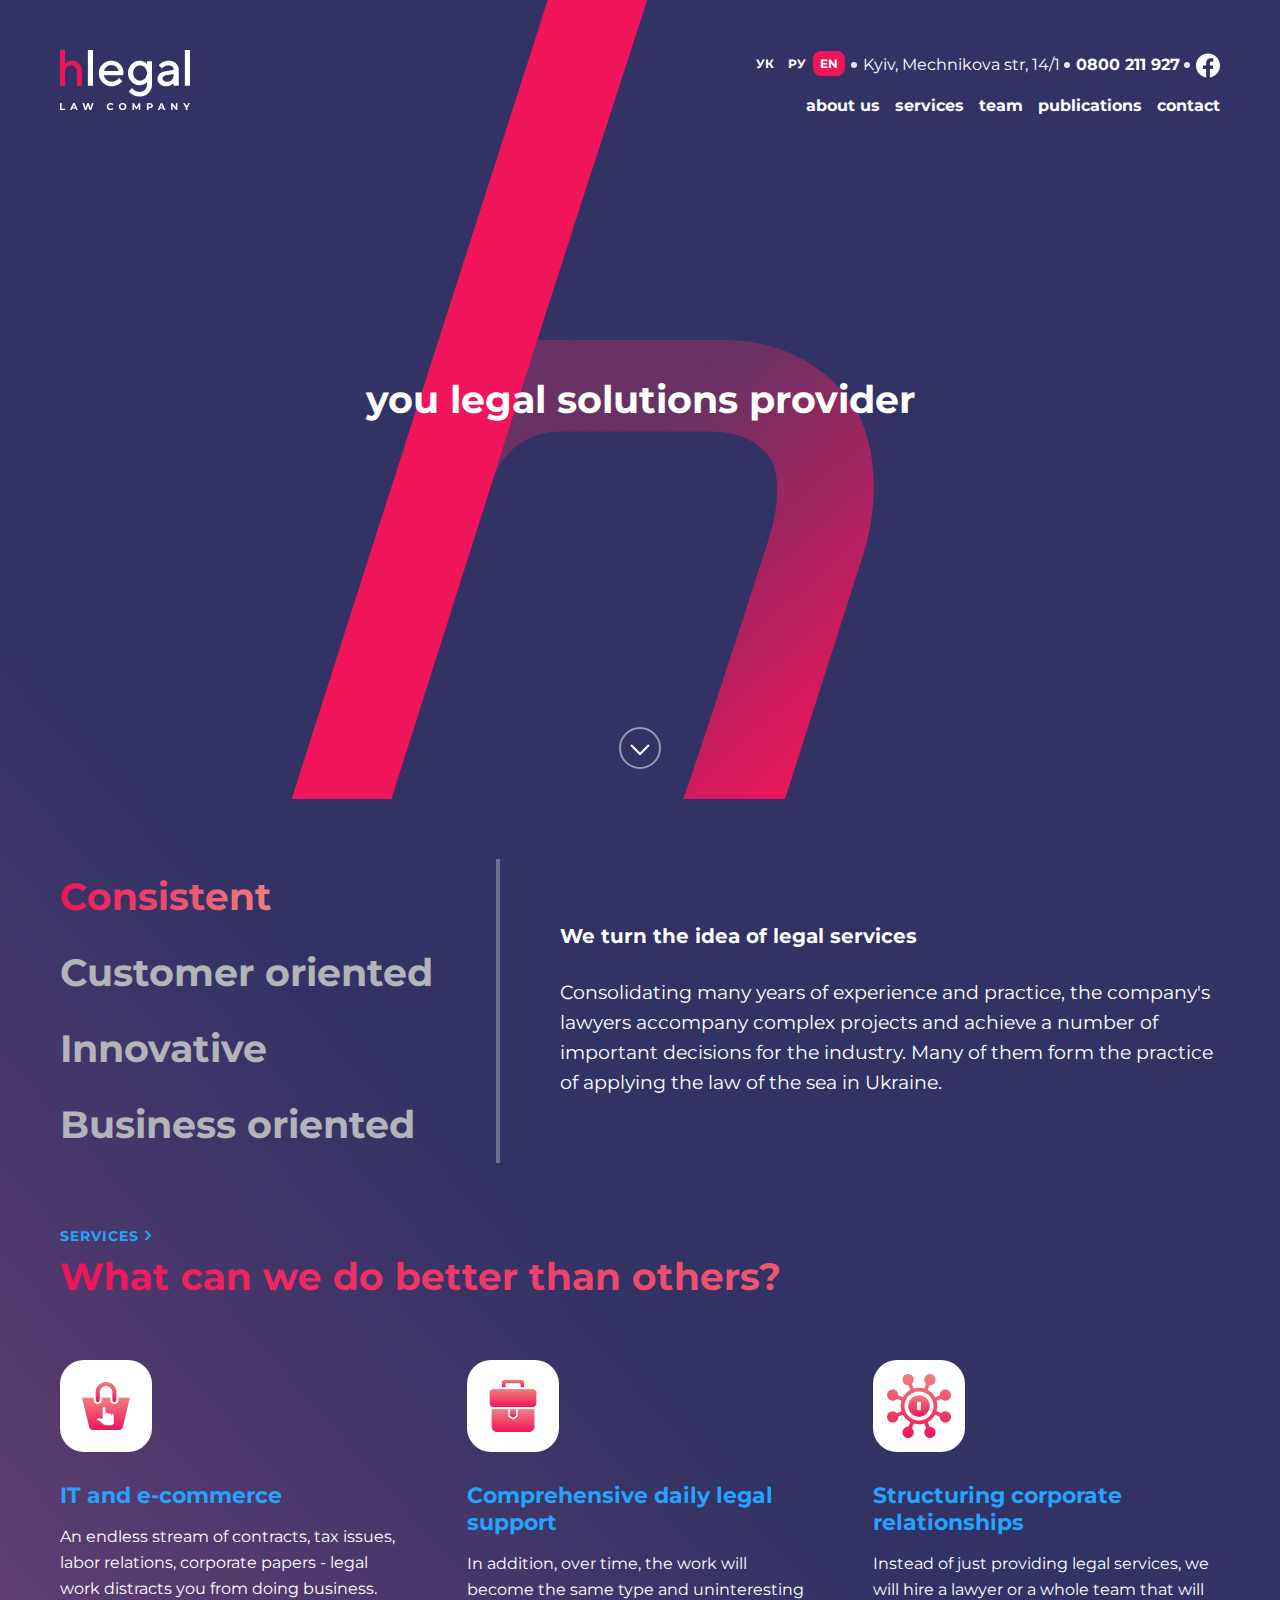
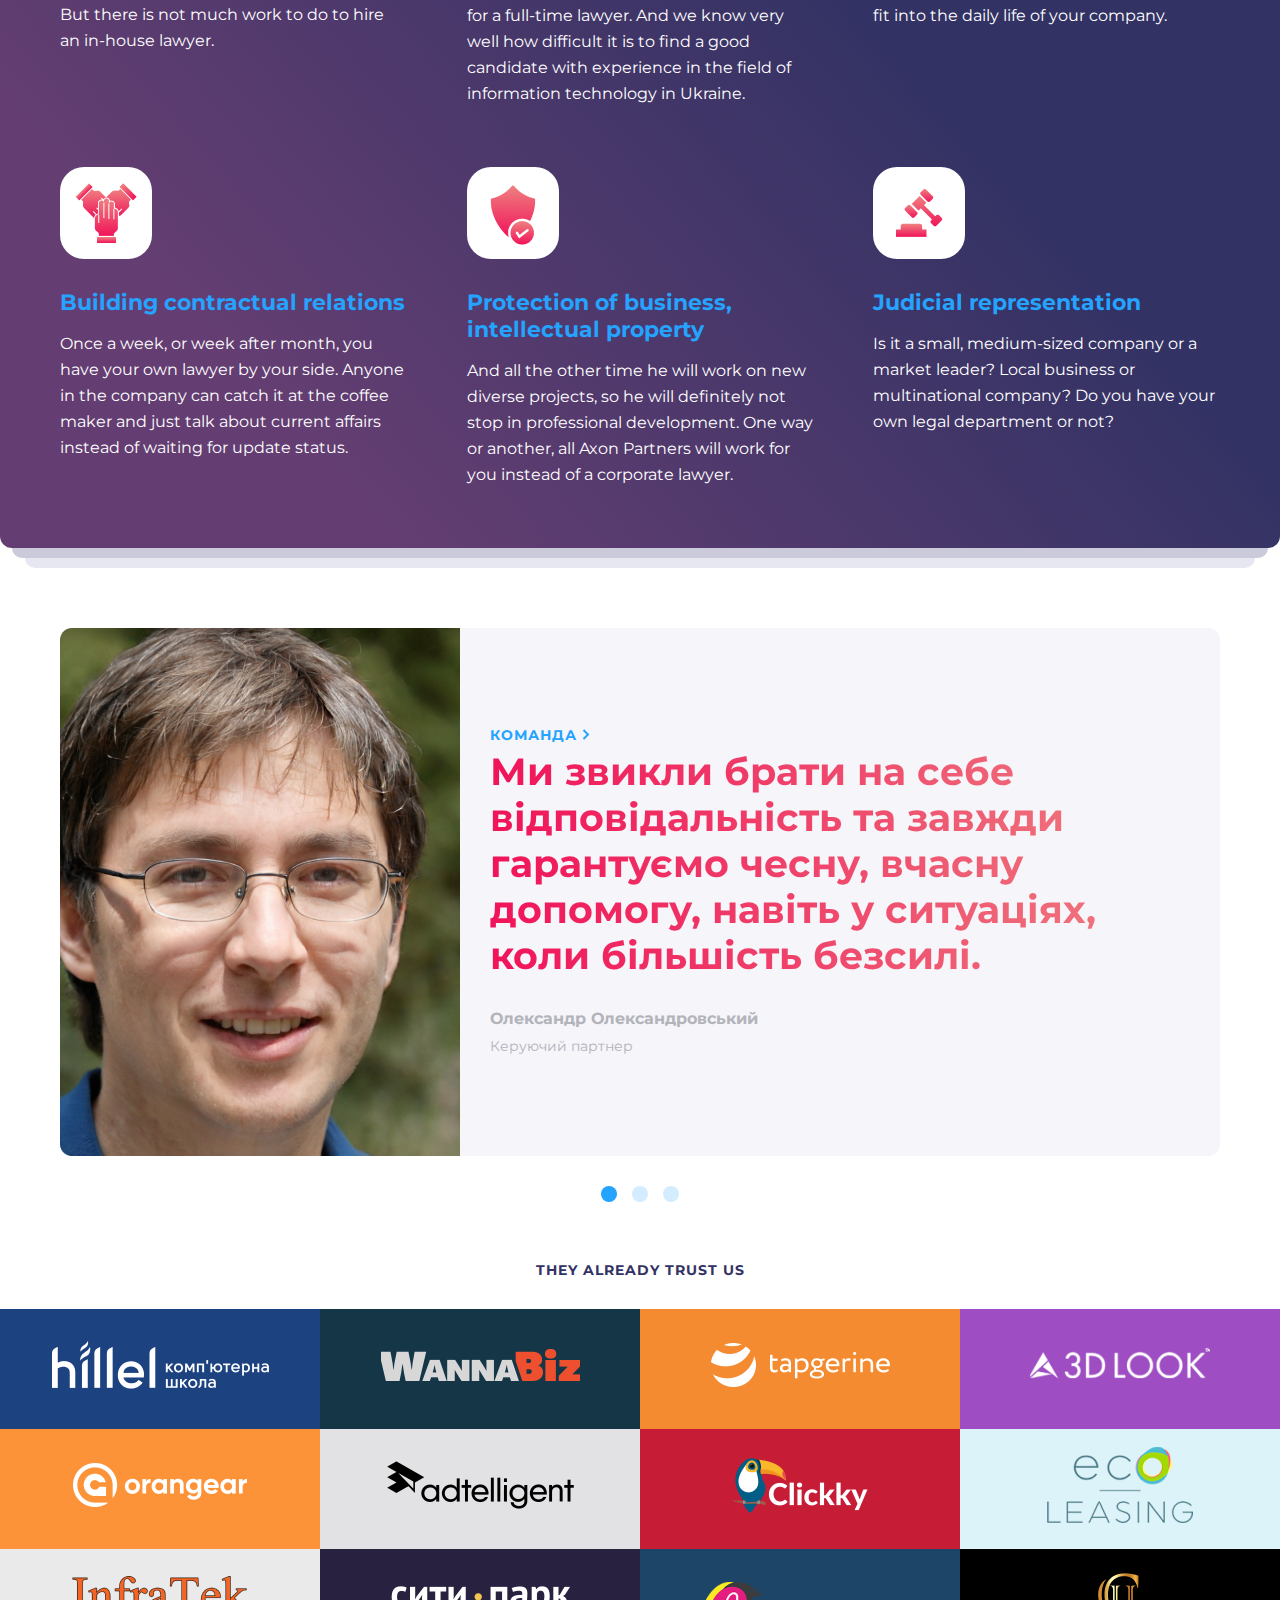
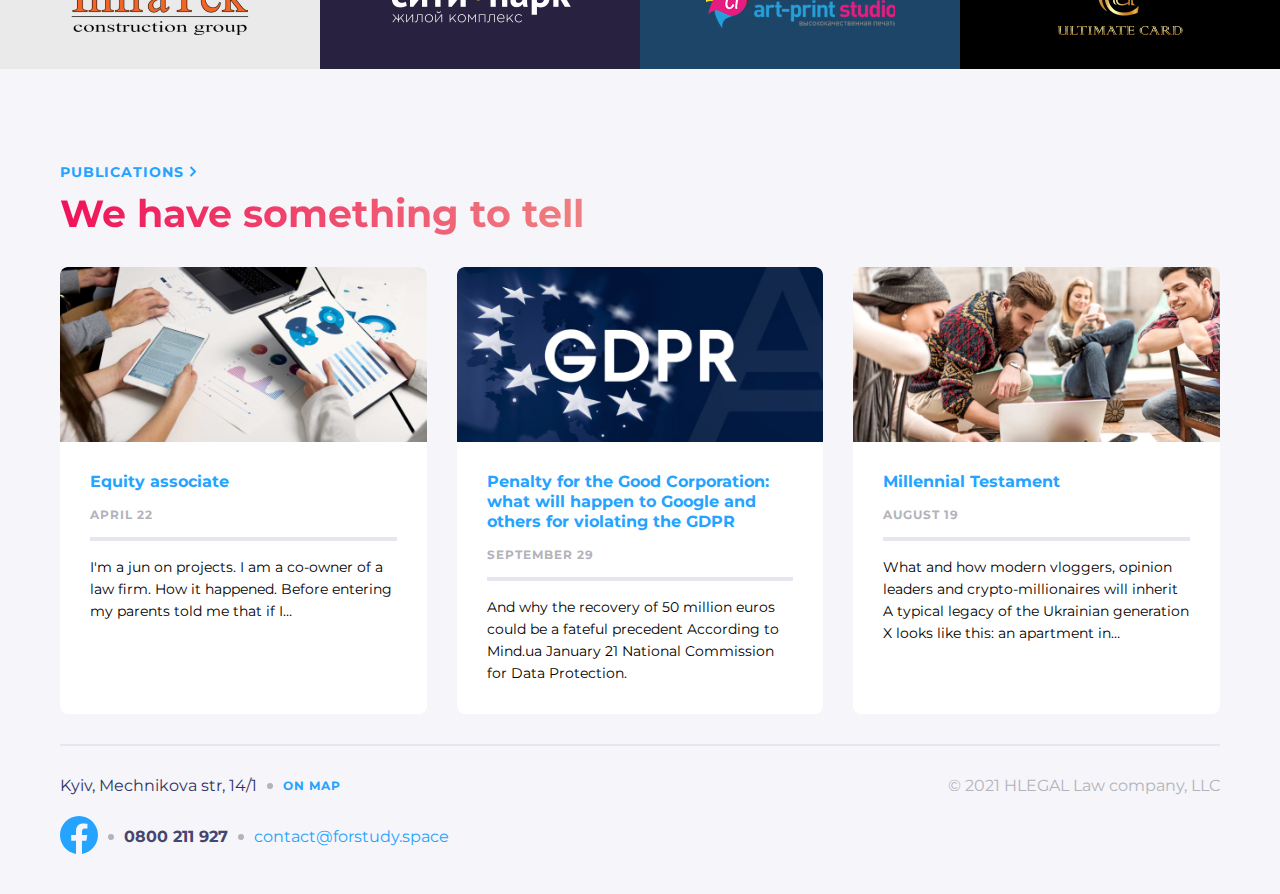
<file: index.html>
<!doctype html>
<html lang="en">
<head>
    <meta charset="UTF-8">
    <meta name="viewport"
          content="width=device-width, user-scalable=no, initial-scale=1.0, maximum-scale=1.0, minimum-scale=1.0">
    <meta http-equiv="X-UA-Compatible" content="ie=edge">
    <link rel="apple-touch-icon" sizes="180x180" href="./images/favicons/apple-touch-icon.png">
    <link rel="icon" type="image/png" sizes="32x32" href="./images/favicons/favicon-32x32.png">
    <link rel="icon" type="image/png" sizes="16x16" href="./images/favicons/favicon-16x16.png">
    <link rel="manifest" href="./images/favicons/site.webmanifest">
    <link rel="mask-icon" href="./images/favicons/safari-pinned-tab.svg" color="#5bbad5">
    <meta name="msapplication-TileColor" content="#da532c">
    <meta name="theme-color" content="#ffffff">
    <title>hlegal</title>
    <link rel="stylesheet" href="./styles/style.css">
</head>
<body>
<header class="header header__position">
    <div class="container">
        <div class="header__wrapper">
            <div class="logo-wrapper">
                <div class="logo header__logo">
                    <a href="index.html">
                        <picture>
                            <source srcset="./images/Logo_white_big.png" media="(min-width: 576px)">
                            <source srcset="./images/Logo_white_small.png">
                            <img class="logo__img" src="./images/Logo_white_big.png" alt="logo">
                        </picture>
                    </a>
                </div>
                <div class="header__slug">
                    <picture>
                        <source srcset="./images/Slash.png" media="(min-width: 576px)">
                        <source srcset="./images/Slash_small.png">
                        <img src="./images/Slash.png" alt="slash">
                    </picture>
                    <span class="header__uri" >contact</span>
                </div>
            </div>
            <div class="info">
                <div class="lang info__lang">
                    <a class="info__item" href="#">УК</a>
                    <a class="info__item" href="#">РУ</a>
                    <a href="#" class="info__item info__item_active">EN</a>
                </div>
                <div class="contacts info__contacts">
                    <a class="info__address" href="#">Kyiv, Mechnikova str, 14/1</a>
                    <a class="info__phone" href="tel:0800 211 927">0800 211 927</a>
                    <a href="#">
                        <svg class="fb info__fb" width="24" height="25" viewBox="0 0 24 25"
                             xmlns="http://www.w3.org/2000/svg">
                            <path d="M24 12.5733C24 5.90541 18.6274 0.5 12 0.5C5.37258 0.5 0 5.90541 0 12.5733C0 18.5995 4.38823 23.5943 10.125 24.5V16.0633H7.07813V12.5733H10.125V9.91343C10.125 6.88755 11.9165 5.21615 14.6576 5.21615C15.9705 5.21615 17.3438 5.45195 17.3438 5.45195V8.42313H15.8306C14.3399 8.42313 13.875 9.35379 13.875 10.3086V12.5733H17.2031L16.6711 16.0633H13.875V24.5C19.6118 23.5943 24 18.5995 24 12.5733Z"/>
                        </svg>
                    </a>
                </div>
            </div>
            <nav class="menu header__menu ">
                <a class="menu__link" href="#">about us</a>
                <a class="menu__link <!--menu__link_active-->" href="services.html">services</a>
                <a class="menu__link" href="#">team</a>
                <a class="menu__link" href="publications.html">publications</a>
                <a class="menu__link" href="contact.html">contact</a>
            </nav>
            <nav class="burger header__burger">
                <div class="burger__button">
                    <label for="menu-btn"></label>
                    <input id="menu-btn" class="burger__hidden" type="checkbox"/>
                    <span></span>
                    <span></span>
                    <span></span>
                    <div class="burger__menu">
                        <a class="burger__link burger__link_active" href="index.html">Homepage</a>
                        <a class="burger__link" href="#">about us</a>
                        <a class="burger__link" href="services.html">services</a>
                        <a class="burger__link" href="#">team</a>
                        <a class="burger__link" href="publications.html">publications</a>
                        <a class="burger__link" href="contact.html">contact</a>
                    </div>
                </div>
            </nav>
        </div>
    </div>
</header>
<main class="main">
    <section class="presentation presentation__position">
        <div class="presentation__char">
            <h1 class="presentation__title">you legal solutions provider</h1>
            <div class="presentation__scroll ">
                <a href="#article">
                    <svg width="42" height="42" viewBox="0 0 42 42" fill="none" xmlns="http://www.w3.org/2000/svg">
                        <circle opacity="0.5" cx="21" cy="21" r="20" stroke-width="2"/>
                        <path d="M12 18L21 27L30 18" stroke-width="2"/>
                    </svg>
                </a>
            </div>
        </div>
        <div class="container">
            <div class="slider slider__center">
                <div class="slider__menu">
                    <a class="slider__item slider__item_active " href="#">Consistent</a>
                    <a class="slider__item" href="#">Customer oriented</a>
                    <a class="slider__item" href="#">Innovative</a>
                    <a class="slider__item" href="#">Business oriented</a>
                </div>
                <div class="slider__annotation">
                    <h3 class="slider__title">We turn the idea of legal services</h3>
                    <p>Consolidating many years of experience and practice, the company's lawyers accompany complex
                        projects and achieve a number of important decisions for the industry. Many of them form the
                        practice of applying the law of the sea in Ukraine.
                    </p>
                </div>
            </div>
            <div class="services">
                <a class=" breadcrumb services__breadcrumb" href="services.html">Services</a>
                <h2 class="title services__title">What can we do better than others?</h2>
                <div class="services__wrapper">
                    <div class="services__item">
                        <div class="services__icon">
                            <a href="#"><img src="./images/Ecommerce.png" alt="ecommerce"></a>
                        </div>
                        <a class="services__link" href="#"><h4>IT and e-commerce</h4></a>
                        <p>An endless stream of contracts, tax issues, labor relations, corporate papers - legal work
                            distracts you from doing business. But there is not much work to do to hire an in-house
                            lawyer.
                        </p>
                    </div>
                    <div class="services__item">
                        <div class="services__icon">
                            <a href="#"><img src="./images/Support.png" alt="support"></a>
                        </div>
                        <a class="services__link" href="#"><h4>Comprehensive daily legal support</h4></a>
                        <p>In addition, over time, the work will become the same type and uninteresting for a full-time
                            lawyer. And we know very well how difficult it is to find a good candidate with experience
                            in the field of information technology in Ukraine.
                        </p>
                    </div>
                    <div class="services__item">
                        <div class="services__icon">
                            <a href="#"><img src="./images/Coprorate.png" alt="coprorate"></a>
                        </div>
                        <a class="services__link" href="#"><h4>Structuring corporate relationships</h4></a>
                        <p>Instead of just providing legal services, we will hire a lawyer or a whole team that will fit
                            into the daily life of your company.
                        </p>
                    </div>
                    <div class="services__item">
                        <div class="services__icon">
                            <a href="#"><img src="./images/Trust.png" alt="trust"></a>
                        </div>
                        <a class="services__link" href="#"><h4>Building contractual relations</h4></a>
                        <p>Once a week, or week after month, you have your own lawyer by your side. Anyone in the
                            company can catch it at the coffee maker and just talk about current affairs instead of
                            waiting for update status.
                        </p>
                    </div>
                    <div class="services__item">
                        <div class="services__icon">
                            <a href="#"><img src="./images/Protection.png" alt="protection"></a>
                        </div>
                        <a class="services__link" href="#"><h4>Protection of business, intellectual property</h4></a>
                        <p>And all the other time he will work on new diverse projects, so he will definitely not stop
                            in professional development. One way or another, all Axon Partners will work for you instead
                            of a corporate lawyer.
                        </p>
                    </div>
                    <div class="services__item">
                        <div class="services__icon">
                            <a href="#"><img src="./images/Court.png" alt="court"></a>
                        </div>
                        <a class="services__link" href="#"><h4>Judicial representation</h4></a>
                        <p>Is it a small, medium-sized company or a market leader? Local business or multinational
                            company? Do you have your own legal department or not?
                        </p>
                    </div>
                </div>
            </div>
        </div>
    </section>
    <section class="staff-slider">
        <div class="container">
            <div class="staff-slider__wrapper">
                <div class="photo staff-slider__photo">
                    <a href="#">
                        <picture>
                            <source srcset="./images/Oleks_main.jpg" media="(min-width: 1600px)">
                            <source srcset="./images/Oleks_descSD.jpg" media="(min-width: 1370px)">
                            <source srcset="./images/Oleks_tab.jpg" media="(min-width: 769px)">
                            <source srcset="./images/Oleks_tabSD.jpg" media="(min-width: 396px)">
                            <source srcset="./images/Oleks_mob.jpg">
                            <img class="staff-slider__pic" src="./images/Oleks_main.jpg" alt="logo">
                        </picture>
                    </a>
                </div>
                <div class="staff-slider__text">
                    <a class="breadcrumb staff-slider__breadcrumb" href="#">команда</a>
                    <h3 class="title staff-slider__title">Ми звикли брати на себе відповідальність та завжди гарантуємо
                        чесну,
                        вчасну допомогу, навіть у ситуаціях, коли більшість безсилі.</h3>
                    <a class="staff-slider__sub" href="#">Олександр Олександровський</a>
                    <a class="staff-slider__post" href="#">Керуючий партнер</a>
                </div>
            </div>
            <div class="staff-slider__switch">
                <div class="staff-slider__dot staff-slider__dot_active"></div>
                <div class="staff-slider__dot"></div>
                <div class="staff-slider__dot"></div>
            </div>
        </div>
    </section>
    <section class="banner">
        <div class="container">
            <h5 class="banner__title">They already trust us</h5>
            <div class="banner__partners">
                <div class="banner__item banner__item_hillel">
                    <a class="banner__link" href="#"><img src="./images/hillel.png" alt="hillel"></a>
                </div>
                <div class="banner__item banner__item_wannabiz">
                    <a class="banner__link" href="#"><img src="./images/wannabiz.png" alt="wannabiz"></a>
                </div>
                <div class="banner__item banner__item_tapgerine">
                    <a class="banner__link" href="#"><img src="./images/tapgerine.png" alt="tapgerine"></a>
                </div>
                <div class="banner__item banner__item_3dlook">
                    <a class="banner__link" href="#"><img src="./images/3dlook.png" alt="3dlook"></a>
                </div>
                <div class="banner__item banner__item_orangear">
                    <a class="banner__link" href="#"><img src="./images/orangear.png" alt="orangear"></a>
                </div>
                <div class="banner__item banner__item_adtelligent">
                    <a class="banner__link" href="#"><img src="./images/adtelligent.png" alt="adtelligent"></a>
                </div>
                <div class="banner__item banner__item_clickky">
                    <a class="banner__link" href="#"><img src="./images/clickky.png" alt="clickky"></a>
                </div>
                <div class="banner__item banner__item_eco-leasing">
                    <a class="banner__link" href="#"><img src="./images/eco-leasing.png" alt="eco-leasing"></a>
                </div>
                <div class="banner__item banner__item_infratek">
                    <a class="banner__link" href="#"><img src="./images/infratek.png" alt="infratek"></a>
                </div>
                <div class="banner__item banner__item_city-park">
                    <a class="banner__link" href="#"><img src="./images/city-par.png" alt="city-park"></a>
                </div>
                <div class="banner__item banner__item_artprint">
                    <a class="banner__link" href="#"><img src="./images/artprint.png" alt="artprint"></a>
                </div>
                <div class="banner__item banner__item_ultimate-card">
                    <a class="banner__link" href="#"><img src="./images/ultimate-card.png" alt="ultimate-card"></a>
                </div>
            </div>
        </div>
    </section>
    <section class="publications">
        <div class="container">
            <a class="breadcrumb publications__breadcrumb" href="publications.html">Publications</a>
            <h3 id="article" class="title publications__title">We have something to tell</h3>
            <div class="publications__wrapper">
                <article>
                    <div class="publications__photo">
                        <a href="#">
                            <picture>
                                <source srcset="./images/associate_descHD.jpg" media="(min-width: 1441px)">
                                <source srcset="./images/associate_descSD.jpg" media="(min-width: 1026px)">
                                <source srcset="./images/associate_tabHD.jpg " media="(min-width: 769px)">
                                <source srcset="./images/associate_tabSD.jpg" media="(min-width: 576px)">
                                <source srcset="./images/associate_mob.jpg" media="(min-width: 0px)">
                                <img class="publications__pic" src="./images/associate_descSD.jpg" alt="associate">
                            </picture>
                        </a>
                    </div>
                    <div class="publications__text">
                        <a class="publications__link" href="#">Equity associate</a>
                        <span class="publications__date">April 22</span>
                        <p>I'm a jun on projects. I am a co-owner of a law firm. How it happened. Before entering my
                            parents
                            told me that if I…
                        </p>
                    </div>
                </article>
                <article>
                    <div class="publications__photo">
                        <a href="#">
                            <picture>
                                <source srcset="./images/gdpr_descHD.jpg" media="(min-width: 1441px)">
                                <source srcset="./images/gdpr_descSD.jpg" media="(min-width: 1026px)">
                                <source srcset="./images/gdpr_tabHD.jpg " media="(min-width: 769px)">
                                <source srcset="./images/gdpr_tabSD.jpg" media="(min-width: 576px)">
                                <source srcset="./images/gdpr_mob.jpg" media="(min-width: 0px)">
                                <img class="publications__pic" src="./images/gdpr_descSD.jpg" alt="gdpr">
                            </picture>
                        </a>
                    </div>
                    <div class="publications__text">
                        <a class="publications__link" href="#"><h4>Penalty for the Good Corporation: what will happen to
                            Google and others for violating
                            the GDPR</h4>
                        </a>
                        <span class="publications__date">September 29</span>
                        <p>And why the recovery of 50 million euros could be a fateful precedent According to Mind.ua
                            January 21 National Commission for Data Protection.
                        </p>
                    </div>
                </article>
                <article>
                    <div class="publications__photo">
                        <a href="#">
                            <picture>
                                <source srcset="./images/millennials_descHD.jpg" media="(min-width: 1441px)">
                                <source srcset="./images/millennials_descSD.jpg" media="(min-width: 1026px)">
                                <source srcset="./images/millennials_tabHD.jpg" media="(min-width: 769px)">
                                <source srcset="./images/millennials_tabSD.jpg" media="(min-width: 576px)">
                                <source srcset="./images/millennials_mob.jpg" media="(min-width: 0px)">
                                <img class="publications__pic" src="./images/millennials_tabSD.jpg" alt="gdpr">
                            </picture>
                        </a>
                    </div>
                    <div class="publications__text">
                        <a class="publications__link" href="#"><h4>Millennial Testament</h4>
                        </a>
                        <span class="publications__date">August 19</span>
                        <p>What and how modern vloggers, opinion leaders and crypto-millionaires will inherit A typical
                            legacy of the Ukrainian generation X looks like this: an apartment in…
                        </p>
                    </div>
                </article>
            </div>
        </div>
    </section>
</main>
<footer class="footer">
    <div class="container">
        <div class="footer__wrapper footer__wrapper_line">
            <div class="footer__address">
                <span>Kyiv, Mechnikova str, 14/1</span>
                <a class="footer__link footer__map" href="#">On map</a>
            </div>
            <div class="footer__contacts">
                <a href="#">
                    <svg class="footer__fb" width="38" height="38" viewBox="0 0 38 38"
                         xmlns="http://www.w3.org/2000/svg">
                        <path d="M38 19.1161C38 8.55857 29.4934 0 19 0C8.50658 0 0 8.55857 0 19.1161C0 28.6575 6.94803 36.5659 16.0312 38V24.6419H11.207V19.1161H16.0312V14.9046C16.0312 10.1136 18.8678 7.46723 23.2078 7.46723C25.2866 7.46723 27.4609 7.84059 27.4609 7.84059V12.545H25.0651C22.7048 12.545 21.9688 14.0185 21.9688 15.5302V19.1161H27.2383L26.3959 24.6419H21.9688V38C31.052 36.5659 38 28.6575 38 19.1161Z"/>
                    </svg>
                </a>
                <a class="footer__link footer__phone" href="tel:0800 211 927">0800 211 927</a>
                <a class="footer__link" href="mailto:contact@forstudy.space">contact@forstudy.space</a>
            </div>
            <div class="footer__copyright">
                <span>© 2021 HLEGAL Law company, LLC</span>
            </div>
        </div>
    </div>
</footer>
</body>
</html>
</file>
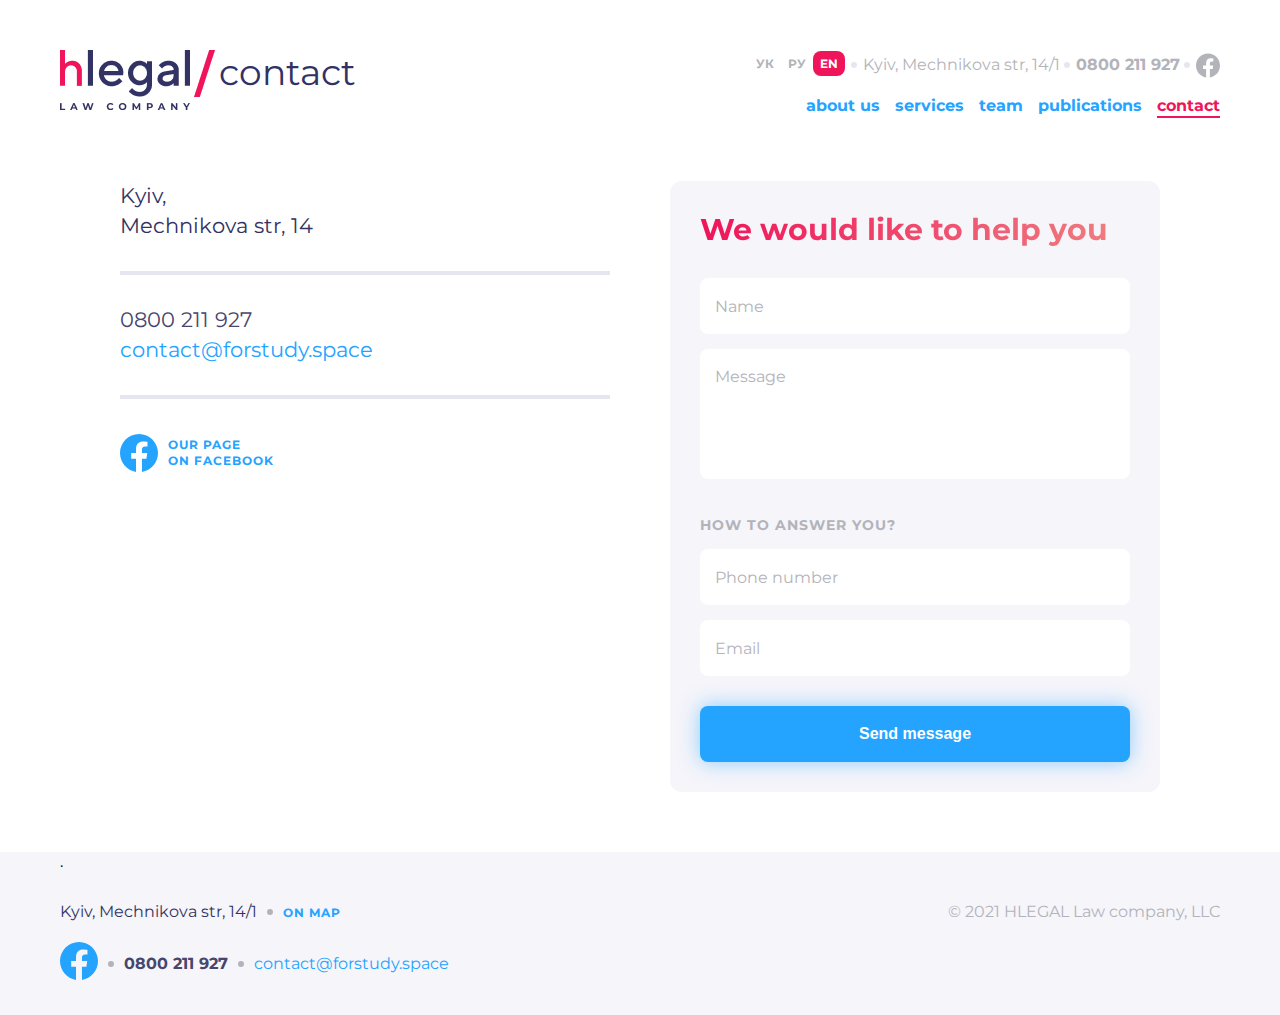
<file: contact.html>
<!doctype html>
<html lang="en">
<head>
    <meta charset="UTF-8">
    <meta name="viewport"
          content="width=device-width, user-scalable=no, initial-scale=1.0, maximum-scale=1.0, minimum-scale=1.0">
    <meta http-equiv="X-UA-Compatible" content="ie=edge">
    <link rel="apple-touch-icon" sizes="180x180" href="./images/favicons/apple-touch-icon.png">
    <link rel="icon" type="image/png" sizes="32x32" href="./images/favicons/favicon-32x32.png">
    <link rel="icon" type="image/png" sizes="16x16" href="./images/favicons/favicon-16x16.png">
    <link rel="manifest" href="./images/favicons/site.webmanifest">
    <link rel="mask-icon" href="./images/favicons/safari-pinned-tab.svg" color="#5bbad5">
    <meta name="msapplication-TileColor" content="#da532c">
    <meta name="theme-color" content="#ffffff">
    <title>contact</title>
    <link rel="stylesheet" href="./styles/style.css">
</head>
<body>
<header class="header header_light header__position_light">
    <div class="container">
        <div class="header__wrapper">
            <div class="logo-wrapper">
                <div class="logo header__logo">
                    <a href="index.html">
                        <picture>
                            <source srcset="./images/Logo.png" media="(min-width: 576px)">
                            <source srcset="./images/Logo_small.png">
                            <img class="logo__img" src="./images/Logo_white_big.png" alt="logo">
                        </picture>
                    </a>
                </div>
                <div class="header__slug">
                    <picture>
                        <source srcset="./images/Slash.png" media="(min-width: 576px)">
                        <source srcset="./images/Slash_small.png">
                        <img class="logo__img"  src="./images/Slash.png" alt="slash">
                    </picture>
                    <span class="header__uri">contact</span>
                </div>
            </div>
            <div class="info">
                <div class="lang info__lang">
                    <a class="info__item info__item_regular" href="#">УК</a>
                    <a class="info__item  info__item_regular" href="#">РУ</a>
                    <a href="#" class="info__item info__item_active">EN</a>
                </div>
                <div class="contacts info__contacts">
                    <a class="info__address  info__item_regular" href="#">Kyiv, Mechnikova str, 14/1</a>
                    <a class=" info__phone  info__item_regular" href="tel:0800 211 927">0800 211 927</a>
                    <a href="#">
                        <svg class="fb info__fb" width="24" height="25" viewBox="0 0 24 25"
                             xmlns="http://www.w3.org/2000/svg">
                            <path d="M24 12.5733C24 5.90541 18.6274 0.5 12 0.5C5.37258 0.5 0 5.90541 0 12.5733C0 18.5995 4.38823 23.5943 10.125 24.5V16.0633H7.07813V12.5733H10.125V9.91343C10.125 6.88755 11.9165 5.21615 14.6576 5.21615C15.9705 5.21615 17.3438 5.45195 17.3438 5.45195V8.42313H15.8306C14.3399 8.42313 13.875 9.35379 13.875 10.3086V12.5733H17.2031L16.6711 16.0633H13.875V24.5C19.6118 23.5943 24 18.5995 24 12.5733Z"/>
                        </svg>
                    </a>
                </div>
            </div>
            <nav class="menu header__menu ">
                <a class="menu__link" href="#">about us</a>
                <a class="menu__link" href="services.html">services</a>
                <a class="menu__link" href="#">team</a>
                <a class="menu__link" href="publications.html">publications</a>
                <a class="menu__link menu__link_active" href="contact.html">contact</a>
            </nav>
            <nav class="burger header__burger">
                <div class="burger__button">
                    <label for="menu-btn"></label>
                    <input id="menu-btn" class="burger__hidden" type="checkbox"/>
                    <span></span>
                    <span></span>
                    <span></span>
                    <div class="burger__menu">
                        <a class="burger__link" href="index.html">Homepage</a>
                        <a class="burger__link" href="#">about us</a>
                        <a class="burger__link" href="services.html">services</a>
                        <a class="burger__link" href="#">team</a>
                        <a class="burger__link" href="publications.html">publications</a>
                        <a class="burger__link burger__link_active" href="contact.html">contact</a>
                    </div>
                </div>
            </nav>
        </div>
    </div>
</header>
<main class="main">
    <section class="communication">
        <div class="container">
            <div class="communication__wrapper">
                <div class="information">
                    <div class="information__address">
                        <span>Kyiv,<br> Mechnikova str, 14</span>
                    </div>
                    <div class="information__contacts">
                        <a class="information__link information__phone" href="tel:0800 211 927">0800 211 927</a>
                        <a class="information__link information__mail" href="mailto:contact@forstudy.space">contact@forstudy.space</a>
                    </div>
                    <div class="social">
                        <a class="social__link" href="#">
                            <svg class="fb social__fb" width="38" height="38" viewBox="0 0 38 38"
                                 xmlns="http://www.w3.org/2000/svg">
                                <path d="M38 19.1161C38 8.55857 29.4934 0 19 0C8.50658 0 0 8.55857 0 19.1161C0 28.6575 6.94803 36.5659 16.0312 38V24.6419H11.207V19.1161H16.0312V14.9046C16.0312 10.1136 18.8678 7.46723 23.2078 7.46723C25.2866 7.46723 27.4609 7.84059 27.4609 7.84059V12.545H25.0651C22.7048 12.545 21.9688 14.0185 21.9688 15.5302V19.1161H27.2383L26.3959 24.6419H21.9688V38C31.052 36.5659 38 28.6575 38 19.1161Z"/>
                            </svg>
                            <span >Our page<br>on facebook</span>
                        </a>
                    </div>
                </div>
                <div class="form">
                    <h1 class=" title form__title">We would like to help you</h1>
                    <form action="/" class="form__feedback">
                        <label class="form__label <!--error-->">
                            <input class="input form__item " type="text" placeholder="Name" required>
                        </label>
                        <label class="form__label">
                            <textarea class="textarea form__item" placeholder="Message"></textarea>
                        </label>
                        <h3 class="title form__question">How to answer you?</h3>
                        <label class="form__label">
                            <input class="input form__item" type="tel" placeholder="Phone number">
                        </label>
                        <label class="form__label">
                            <input class="input form__item " type="email"  placeholder="Email" required>
                        </label>
                        <button class="button form__button  <!--progress--> <!--response--> " type="submit" >Send message</button>
                    </form>
                </div>
            </div>
        </div>
    </section>
</main>
<footer class="footer">
    <div class="container">.
        <div class="footer__wrapper">
            <div class="footer__address">
                <span>Kyiv, Mechnikova str, 14/1</span>
                <a class="footer__link footer__map" href="#">On map</a>
            </div>
            <div class="footer__contacts">
                <a href="#">
                    <svg class="footer__fb" width="38" height="38" viewBox="0 0 38 38"
                         xmlns="http://www.w3.org/2000/svg">
                        <path d="M38 19.1161C38 8.55857 29.4934 0 19 0C8.50658 0 0 8.55857 0 19.1161C0 28.6575 6.94803 36.5659 16.0312 38V24.6419H11.207V19.1161H16.0312V14.9046C16.0312 10.1136 18.8678 7.46723 23.2078 7.46723C25.2866 7.46723 27.4609 7.84059 27.4609 7.84059V12.545H25.0651C22.7048 12.545 21.9688 14.0185 21.9688 15.5302V19.1161H27.2383L26.3959 24.6419H21.9688V38C31.052 36.5659 38 28.6575 38 19.1161Z"/>
                    </svg>
                </a>
                <a class="footer__link footer__phone" href="tel:0800 211 927">0800 211 927</a>
                <a class="footer__link" href="mailto:contact@forstudy.space">contact@forstudy.space</a>
            </div>
            <div class="footer__copyright">
                <span>© 2021 HLEGAL Law company, LLC</span>
            </div>
        </div>
    </div>
</footer>
</body>
</html>
</file>
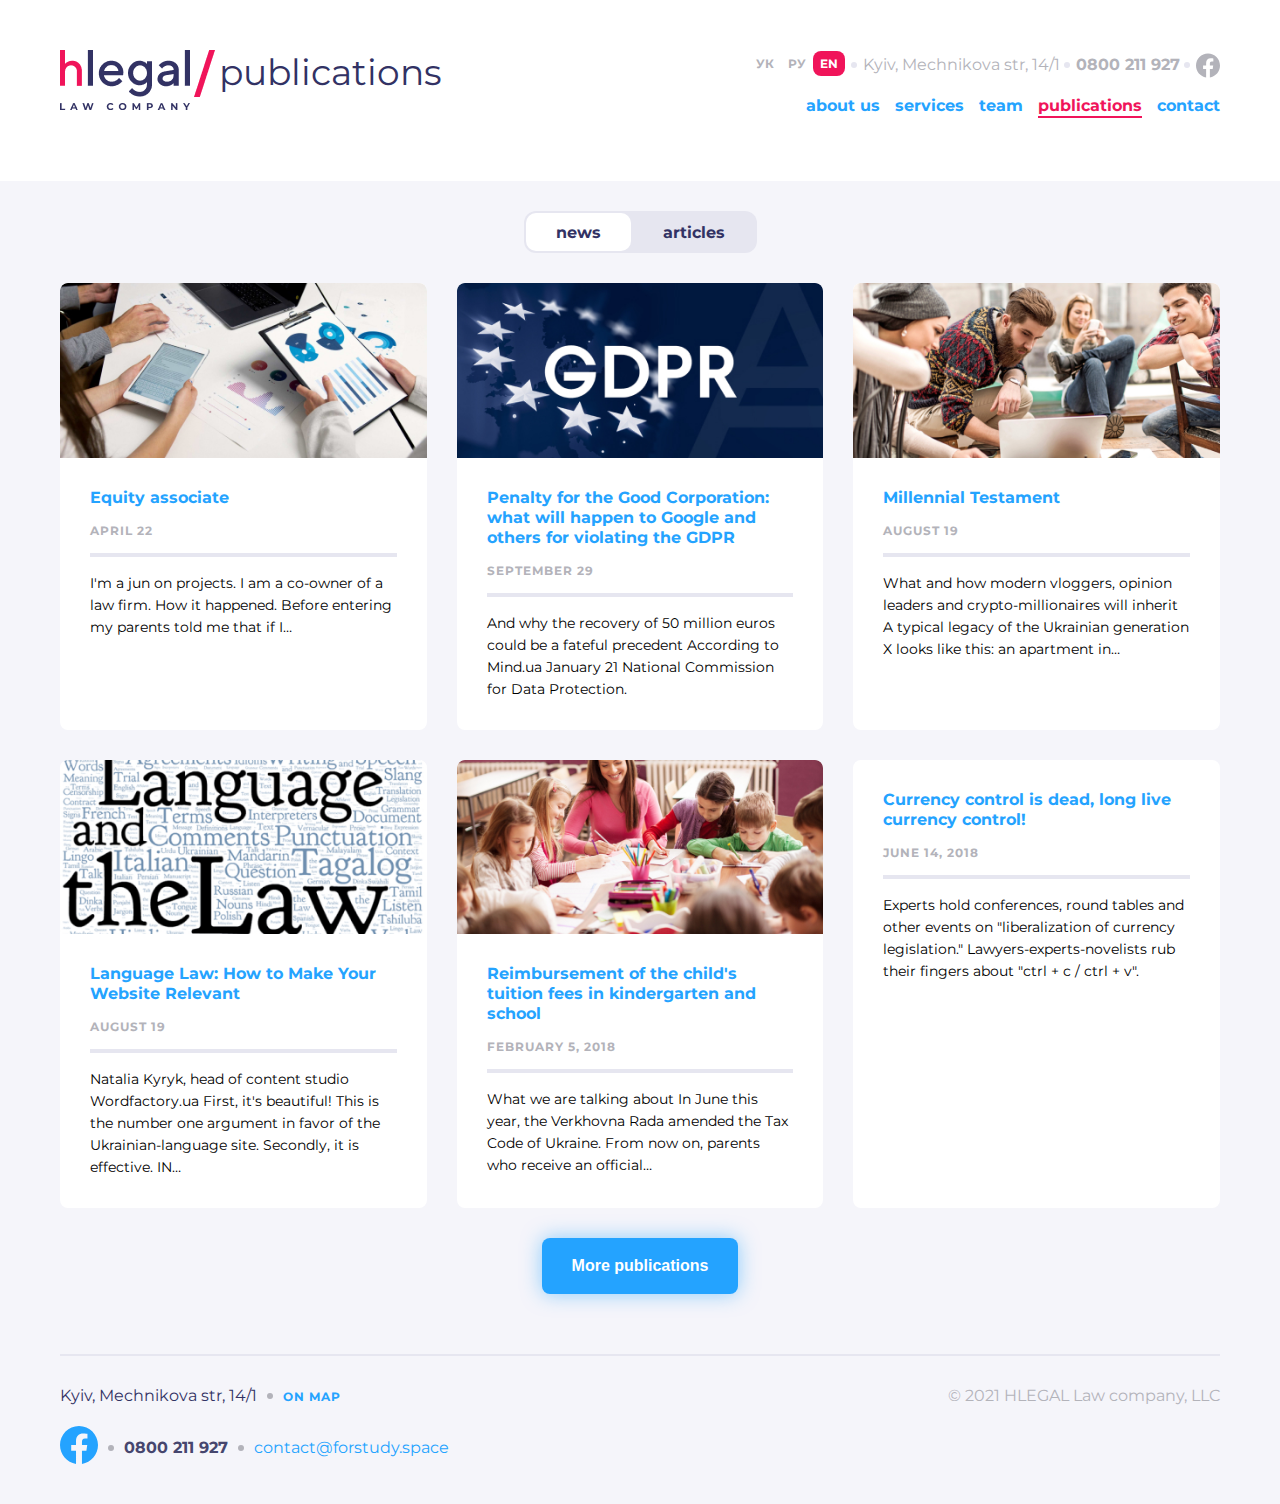
<file: publications.html>
<!doctype html>
<html lang="en">
<head>
    <meta charset="UTF-8">
    <meta name="viewport"
          content="width=device-width, user-scalable=no, initial-scale=1.0, maximum-scale=1.0, minimum-scale=1.0">
    <meta http-equiv="X-UA-Compatible" content="ie=edge">
    <link rel="apple-touch-icon" sizes="180x180" href="./images/favicons/apple-touch-icon.png">
    <link rel="icon" type="image/png" sizes="32x32" href="./images/favicons/favicon-32x32.png">
    <link rel="icon" type="image/png" sizes="16x16" href="./images/favicons/favicon-16x16.png">
    <link rel="manifest" href="./images/favicons/site.webmanifest">
    <link rel="mask-icon" href="./images/favicons/safari-pinned-tab.svg" color="#5bbad5">
    <meta name="msapplication-TileColor" content="#da532c">
    <meta name="theme-color" content="#ffffff">
    <title>publications</title>
    <link rel="stylesheet" href="./styles/style.css">
</head>
<body>
<header class="header header_light header__position_light">
    <div class="container">
        <div class="header__wrapper">
            <div class="logo-wrapper">
                <div class="logo header__logo">
                    <a href="index.html">
                        <picture>
                            <source srcset="./images/Logo.png" media="(min-width: 576px)">
                            <source srcset="./images/Logo_small.png">
                            <img class="logo__img" src="./images/Logo_white_big.png" alt="logo">
                        </picture>
                    </a>
                </div>
                <div class="header__slug">
                    <picture>
                        <source srcset="./images/Slash.png" media="(min-width: 576px)">
                        <source srcset="./images/Slash_small.png">
                        <img class="logo__img" src="./images/Slash.png" alt="slash">
                    </picture>
                    <span class="header__uri">publications</span>
                </div>
            </div>
            <div class="info">
                <div class="lang info__lang">
                    <a class="info__item info__item_regular" href="#">УК</a>
                    <a class="info__item  info__item_regular" href="#">РУ</a>
                    <a href="#" class="info__item info__item_active">EN</a>
                </div>
                <div class="contacts info__contacts">
                    <a class="info__address  info__item_regular" href="#">Kyiv, Mechnikova str, 14/1</a>
                    <a class=" info__phone  info__item_regular" href="tel:0800 211 927">0800 211 927</a>
                    <a href="#">
                        <svg class="fb info__fb" width="24" height="25" viewBox="0 0 24 25"
                             xmlns="http://www.w3.org/2000/svg">
                            <path d="M24 12.5733C24 5.90541 18.6274 0.5 12 0.5C5.37258 0.5 0 5.90541 0 12.5733C0 18.5995 4.38823 23.5943 10.125 24.5V16.0633H7.07813V12.5733H10.125V9.91343C10.125 6.88755 11.9165 5.21615 14.6576 5.21615C15.9705 5.21615 17.3438 5.45195 17.3438 5.45195V8.42313H15.8306C14.3399 8.42313 13.875 9.35379 13.875 10.3086V12.5733H17.2031L16.6711 16.0633H13.875V24.5C19.6118 23.5943 24 18.5995 24 12.5733Z"/>
                        </svg>
                    </a>
                </div>
            </div>
            <nav class="menu header__menu ">
                <a class="menu__link" href="#">about us</a>
                <a class="menu__link" href="services.html">services</a>
                <a class="menu__link" href="#">team</a>
                <a class="menu__link menu__link_active" href="publications.html">publications</a>
                <a class="menu__link" href="contact.html">contact</a>
            </nav>
            <nav class="burger header__burger">
                <div class="burger__button">
                    <label for="menu-btn"></label>
                    <input id="menu-btn" class="burger__hidden" type="checkbox"/>
                    <span></span>
                    <span></span>
                    <span></span>
                    <div class="burger__menu">
                        <a class="burger__link" href="index.html">Homepage</a>
                        <a class="burger__link" href="#">about us</a>
                        <a class="burger__link" href="services.html">services</a>
                        <a class="burger__link" href="#">team</a>
                        <a class="burger__link burger__link_active" href="publications.html">publications</a>
                        <a class="burger__link" href="contact.html">contact</a>
                    </div>
                </div>
            </nav>
        </div>
    </div>
</header>
<main class="main">
    <section class="publications publications_page">
        <div class="container">
            <div class="publications__tabs">
                <a href="#" class="publications__tab publications__tab_active">news</a>
                <a href="#" class="publications__tab">articles</a>
            </div>
            <div class="publications__wrapper">
                <article>
                    <div class="publications__photo">
                        <a href="#">
                            <picture>
                                <source srcset="./images/associate_descHD.jpg" media="(min-width: 1441px)">
                                <source srcset="./images/associate_descSD.jpg" media="(min-width: 1026px)">
                                <source srcset="./images/associate_tabHD.jpg " media="(min-width: 769px)">
                                <source srcset="./images/associate_tabSD.jpg" media="(min-width: 576px)">
                                <source srcset="./images/associate_mob.jpg" media="(min-width: 0px)">
                                <img class="publications__pic" src="./images/associate_descSD.jpg" alt="associate">
                            </picture>
                        </a>
                    </div>
                    <div class="publications__text">
                        <a class="publications__link" href="#">Equity associate</a>
                        <span class="publications__date">April 22</span>
                        <p>
                            I'm a jun on projects. I am a co-owner of a law firm. How it happened. Before entering my
                            parents
                            told me that if I…
                        </p>
                    </div>
                </article>
                <article>
                    <div class="publications__photo">
                        <a href="#">
                            <picture>
                                <source srcset="./images/gdpr_descHD.jpg" media="(min-width: 1441px)">
                                <source srcset="./images/gdpr_descSD.jpg" media="(min-width: 1026px)">
                                <source srcset="./images/gdpr_tabHD.jpg " media="(min-width: 769px)">
                                <source srcset="./images/gdpr_tabSD.jpg" media="(min-width: 576px)">
                                <source srcset="./images/gdpr_mob.jpg" media="(min-width: 0px)">
                                <img class="publications__pic" src="./images/gdpr_descSD.jpg" alt="gdpr">
                            </picture>
                        </a>
                    </div>
                    <div class="publications__text">
                        <a class="publications__link" href="#"><h4>Penalty for the Good Corporation: what will happen to
                            Google and others for violating
                            the GDPR</h4>
                        </a>
                        <span class="publications__date">September 29</span>
                        <p>And why the recovery of 50 million euros could be a fateful precedent According to Mind.ua
                            January 21 National Commission for Data Protection.
                        </p>
                    </div>
                </article>
                <article>
                    <div class="publications__photo">
                        <a href="#">
                            <picture>
                                <source srcset="./images/millennials_descHD.jpg" media="(min-width: 1441px)">
                                <source srcset="./images/millennials_descSD.jpg" media="(min-width: 1026px)">
                                <source srcset="./images/millennials_tabHD.jpg" media="(min-width: 769px)">
                                <source srcset="./images/millennials_tabSD.jpg" media="(min-width: 576px)">
                                <source srcset="./images/millennials_mob.jpg" media="(min-width: 0px)">
                                <img class="publications__pic" src="./images/millennials_tabSD.jpg" alt="gdpr">
                            </picture>
                        </a>
                    </div>
                    <div class="publications__text">
                        <a class="publications__link" href="#"><h4>Millennial Testament</h4>
                        </a>
                        <span class="publications__date">August 19</span>
                        <p>What and how modern vloggers, opinion leaders and crypto-millionaires will inherit A typical
                            legacy of the Ukrainian generation X looks like this: an apartment in…
                        </p>
                    </div>
                </article>
                <article>
                    <div class="publications__photo">
                        <a href="#">
                            <picture>
                                <source srcset="./images/language_descHD.jpg" media="(min-width: 1441px)">
                                <source srcset="./images/language_descSD.jpg" media="(min-width: 1026px)">
                                <source srcset="./images/language_tabHD.jpg" media="(min-width: 769px)">
                                <source srcset="./images/language_tabSD.jpg" media="(min-width: 576px)">
                                <source srcset="./images/language_mob.jpg" media="(min-width: 0px)">
                                <img class="publications__pic" src="images/language_descHD.jpg" alt="gdpr">
                            </picture>
                        </a>
                    </div>
                    <div class="publications__text">
                        <a class="publications__link" href="#"><h4>Language Law: How to Make Your Website Relevant</h4>
                        </a>
                        <span class="publications__date">August 19</span>
                        <p>
                            Natalia Kyryk, head of content studio Wordfactory.ua First, it's beautiful! This is the
                            number one argument in favor of the Ukrainian-language site. Secondly, it is effective. IN…
                        </p>
                    </div>
                </article>
                <article>
                    <div class="publications__photo">
                        <a href="#">
                            <picture>
                                <source srcset="./images/school_descHD.jpg" media="(min-width: 1441px)">
                                <source srcset="./images/school_descSD.jpg" media="(min-width: 1026px)">
                                <source srcset="./images/school_tabHD.jpg" media="(min-width: 769px)">
                                <source srcset="./images/school_tabSD.jpg" media="(min-width: 576px)">
                                <source srcset="./images/school_mob.jpg" media="(min-width: 0px)">
                                <img class="publications__pic" src="./images/school_descHD.jpg" alt="school">
                            </picture>
                        </a>
                    </div>
                    <div class="publications__text">
                        <a class="publications__link" href="#"><h4>Reimbursement of the child's tuition fees in
                            kindergarten and school</h4>
                        </a>
                        <span class="publications__date">February 5, 2018</span>
                        <p>
                            What we are talking about In June this year, the Verkhovna Rada amended the Tax Code of
                            Ukraine. From now on, parents who receive an official…
                        </p>
                    </div>
                </article>
                <article>
                    <div class="publications__photo">
                        <a href="#">
                            <picture>
                                <source srcset="./images/millennials_descHD.jpg" media="(min-width: 1441px)">
                                <source srcset="./images/millennials_descSD.jpg" media="(min-width: 1026px)">
                                <source srcset="./images/millennials_tabHD.jpg" media="(min-width: 769px)">
                                <source srcset="./images/millennials_tabSD.jpg" media="(min-width: 576px)">
                                <source srcset="./images/millennials_mob.jpg" media="(min-width: 0px)">
                                <img class="publications__pic" src="" alt="gdpr">
                            </picture>
                        </a>
                    </div>
                    <div class="publications__text">
                        <a class="publications__link" href="#"><h4>Currency control is dead, long live currency
                            control!</h4>
                        </a>
                        <span class="publications__date">June 14, 2018</span>
                        <p>
                            Experts hold conferences, round tables and other events on "liberalization of currency
                            legislation." Lawyers-experts-novelists rub their fingers about "ctrl + c / ctrl + v".
                        </p>
                    </div>
                </article>
            </div>
            <button class="button publications__button">More publications</button>
        </div>
    </section>
</main>
<footer class="footer">
    <div class="container">
        <div class="footer__wrapper footer__wrapper_line">
            <div class="footer__address">
                <span>Kyiv, Mechnikova str, 14/1</span>
                <a class="footer__link footer__map" href="#">On map</a>
            </div>
            <div class="footer__contacts">
                <a href="#">
                    <svg class="footer__fb" width="38" height="38" viewBox="0 0 38 38"
                         xmlns="http://www.w3.org/2000/svg">
                        <path d="M38 19.1161C38 8.55857 29.4934 0 19 0C8.50658 0 0 8.55857 0 19.1161C0 28.6575 6.94803 36.5659 16.0312 38V24.6419H11.207V19.1161H16.0312V14.9046C16.0312 10.1136 18.8678 7.46723 23.2078 7.46723C25.2866 7.46723 27.4609 7.84059 27.4609 7.84059V12.545H25.0651C22.7048 12.545 21.9688 14.0185 21.9688 15.5302V19.1161H27.2383L26.3959 24.6419H21.9688V38C31.052 36.5659 38 28.6575 38 19.1161Z"/>
                    </svg>
                </a>
                <a class="footer__link footer__phone" href="tel:0800 211 927">0800 211 927</a>
                <a class="footer__link" href="mailto:contact@forstudy.space">contact@forstudy.space</a>
            </div>
            <div class="footer__copyright">
                <span>© 2021 HLEGAL Law company, LLC</span>
            </div>
        </div>
    </div>
</footer>
</body>
</html>
</file>
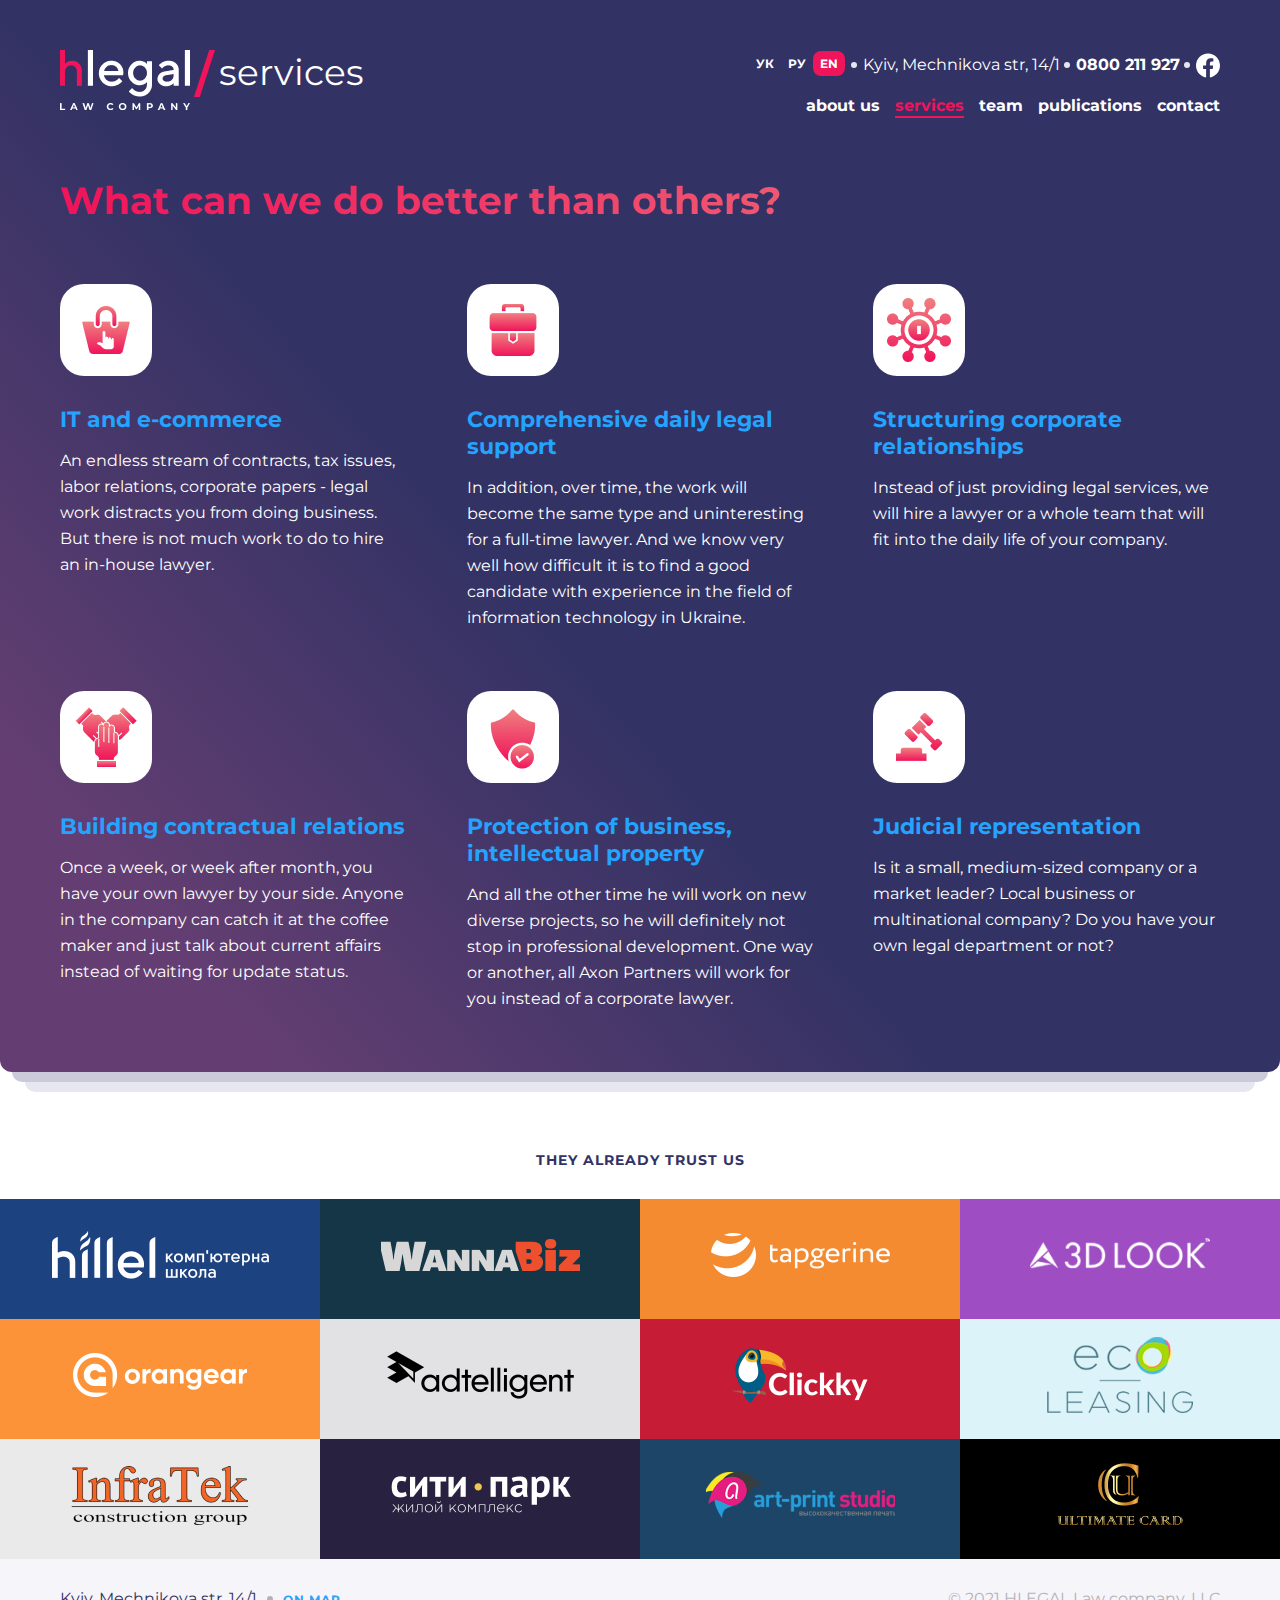
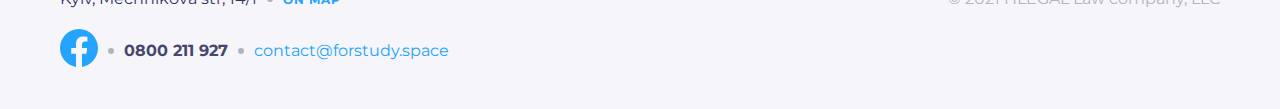
<file: services.html>
<!doctype html>
<html lang="en">
<head>
    <meta charset="UTF-8">
    <meta name="viewport"
          content="width=device-width, user-scalable=no, initial-scale=1.0, maximum-scale=1.0, minimum-scale=1.0">
    <meta http-equiv="X-UA-Compatible" content="ie=edge">
    <link rel="apple-touch-icon" sizes="180x180" href="./images/favicons/apple-touch-icon.png">
    <link rel="icon" type="image/png" sizes="32x32" href="./images/favicons/favicon-32x32.png">
    <link rel="icon" type="image/png" sizes="16x16" href="./images/favicons/favicon-16x16.png">
    <link rel="manifest" href="./images/favicons/site.webmanifest">
    <link rel="mask-icon" href="./images/favicons/safari-pinned-tab.svg" color="#5bbad5">
    <meta name="msapplication-TileColor" content="#da532c">
    <meta name="theme-color" content="#ffffff">
    <title>services</title>
    <link rel="stylesheet" href="./styles/style.css">
</head>
<body>
<header class="header header__position">
    <div class="container">
        <div class="header__wrapper">
            <div class="logo-wrapper">
                <div class="logo header__logo">
                    <a href="index.html">
                        <picture>
                            <source srcset="./images/Logo_white_big.png" media="(min-width: 576px)">
                            <source srcset="./images/Logo_white_small.png">
                            <img class="logo__img" src="./images/Logo_white_big.png" alt="logo">
                        </picture>
                    </a>
                </div>
                <div class="header__slug header__slug_page">
                    <picture>
                        <source srcset="./images/Slash.png" media="(min-width: 576px)">
                        <source srcset="./images/Slash_small.png">
                        <img src="./images/Slash.png" alt="slash">
                    </picture>
                    <span class="header__uri">services</span>
                </div>
            </div>
            <div class="info">
                <div class="lang info__lang">
                    <a class="info__item" href="#">УК</a>
                    <a class="info__item" href="#">РУ</a>
                    <a href="#" class="info__item info__item_active">EN</a>
                </div>
                <div class="contacts info__contacts">
                    <a class="info__address" href="#">Kyiv, Mechnikova str, 14/1</a>
                    <a class="info__phone" href="tel:0800 211 927">0800 211 927</a>
                    <a href="#">
                        <svg class="fb info__fb" width="24" height="25" viewBox="0 0 24 25"
                             xmlns="http://www.w3.org/2000/svg">
                            <path d="M24 12.5733C24 5.90541 18.6274 0.5 12 0.5C5.37258 0.5 0 5.90541 0 12.5733C0 18.5995 4.38823 23.5943 10.125 24.5V16.0633H7.07813V12.5733H10.125V9.91343C10.125 6.88755 11.9165 5.21615 14.6576 5.21615C15.9705 5.21615 17.3438 5.45195 17.3438 5.45195V8.42313H15.8306C14.3399 8.42313 13.875 9.35379 13.875 10.3086V12.5733H17.2031L16.6711 16.0633H13.875V24.5C19.6118 23.5943 24 18.5995 24 12.5733Z"/>
                        </svg>
                    </a>
                </div>
            </div>
            <nav class="menu header__menu ">
                <a class="menu__link" href="#">about us</a>
                <a class="menu__link menu__link_active" href="services.html">services</a>
                <a class="menu__link" href="#">team</a>
                <a class="menu__link" href="publications.html">publications</a>
                <a class="menu__link" href="contact.html">contact</a>
            </nav>
            <nav class="burger header__burger">
                <div class="burger__button">
                    <label for="menu-btn"></label>
                    <input id="menu-btn" class="burger__hidden" type="checkbox"/>
                    <span></span>
                    <span></span>
                    <span></span>
                    <div class="burger__menu">
                        <a class="burger__link" href="index.html">Homepage</a>
                        <a class="burger__link" href="#">about us</a>
                        <a class="burger__link burger__link_active" href="services.html">services</a>
                        <a class="burger__link" href="#">team</a>
                        <a class="burger__link" href="publications.html">publications</a>
                        <a class="burger__link" href="contact.html">contact</a>
                    </div>
                </div>
            </nav>
        </div>
    </div>
</header>
<main class="main">
    <section class="presentation presentation__position presentation__position_page">
        <div class="container">
            <div class="services">
                <h2 class="title services__title">What can we do better than others?</h2>
                <div class="services__wrapper">
                    <div class="services__item">
                        <div class="services__icon">
                            <a href="#"><img src="./images/Ecommerce.png" alt="ecommerce"></a>
                        </div>
                        <a class="services__link" href="#"><h4>IT and e-commerce</h4></a>
                        <p>An endless stream of contracts, tax issues, labor relations, corporate papers - legal work
                            distracts you from doing business. But there is not much work to do to hire an in-house
                            lawyer.
                        </p>
                    </div>
                    <div class="services__item">
                        <div class="services__icon">
                            <a href="#"><img src="./images/Support.png" alt="support"></a>
                        </div>
                        <a class="services__link" href="#"><h4>Comprehensive daily legal support</h4></a>
                        <p>In addition, over time, the work will become the same type and uninteresting for a full-time
                            lawyer. And we know very well how difficult it is to find a good candidate with experience
                            in the field of information technology in Ukraine.
                        </p>
                    </div>
                    <div class="services__item">
                        <div class="services__icon">
                            <a href="#"><img src="./images/Coprorate.png" alt="coprorate"></a>
                        </div>
                        <a class="services__link" href="#"><h4>Structuring corporate relationships</h4></a>
                        <p>Instead of just providing legal services, we will hire a lawyer or a whole team that will fit
                            into the daily life of your company.
                        </p>
                    </div>
                    <div class="services__item">
                        <div class="services__icon">
                            <a href="#"><img src="./images/Trust.png" alt="trust"></a>
                        </div>
                        <a class="services__link" href="#"><h4>Building contractual relations</h4></a>
                        <p>Once a week, or week after month, you have your own lawyer by your side. Anyone in the
                            company can catch it at the coffee maker and just talk about current affairs instead of
                            waiting for update status.
                        </p>
                    </div>
                    <div class="services__item">
                        <div class="services__icon">
                            <a href="#"><img src="./images/Protection.png" alt="protection"></a>
                        </div>
                        <a class="services__link" href="#"><h4>Protection of business, intellectual property</h4></a>
                        <p>And all the other time he will work on new diverse projects, so he will definitely not stop
                            in professional development. One way or another, all Axon Partners will work for you instead
                            of a corporate lawyer.
                        </p>
                    </div>
                    <div class="services__item">
                        <div class="services__icon">
                            <a href="#"><img src="./images/Court.png" alt="court"></a>
                        </div>
                        <a class="services__link" href="#"><h4>Judicial representation</h4></a>
                        <p>Is it a small, medium-sized company or a market leader? Local business or multinational
                            company? Do you have your own legal department or not?
                        </p>
                    </div>
                </div>
            </div>
        </div>
    </section>
    <section class="banner banner_page">
        <div class="container">
            <h5 class="banner__title">They already trust us</h5>
            <div class="banner__partners">
                <div class="banner__item banner__item_hillel">
                    <a class="banner__link" href="#"><img src="./images/hillel.png" alt="hillel"></a>
                </div>
                <div class="banner__item banner__item_wannabiz">
                    <a class="banner__link" href="#"><img src="./images/wannabiz.png" alt="wannabiz"></a>
                </div>
                <div class="banner__item banner__item_tapgerine">
                    <a class="banner__link" href="#"><img src="./images/tapgerine.png" alt="tapgerine"></a>
                </div>
                <div class="banner__item banner__item_3dlook">
                    <a class="banner__link" href="#"><img src="./images/3dlook.png" alt="3dlook"></a>
                </div>
                <div class="banner__item banner__item_orangear">
                    <a class="banner__link" href="#"><img src="./images/orangear.png" alt="orangear"></a>
                </div>
                <div class="banner__item banner__item_adtelligent">
                    <a class="banner__link" href="#"><img src="./images/adtelligent.png" alt="adtelligent"></a>
                </div>
                <div class="banner__item banner__item_clickky">
                    <a class="banner__link" href="#"><img src="./images/clickky.png" alt="clickky"></a>
                </div>
                <div class="banner__item banner__item_eco-leasing">
                    <a class="banner__link" href="#"><img src="./images/eco-leasing.png" alt="eco-leasing"></a>
                </div>
                <div class="banner__item banner__item_infratek">
                    <a class="banner__link" href="#"><img src="./images/infratek.png" alt="infratek"></a>
                </div>
                <div class="banner__item banner__item_city-park">
                    <a class="banner__link" href="#"><img src="./images/city-par.png" alt="city-park"></a>
                </div>
                <div class="banner__item banner__item_artprint">
                    <a class="banner__link" href="#"><img src="./images/artprint.png" alt="artprint"></a>
                </div>
                <div class="banner__item banner__item_ultimate-card">
                    <a class="banner__link" href="#"><img src="./images/ultimate-card.png" alt="ultimate-card"></a>
                </div>
            </div>
        </div>
    </section>
</main>
<footer class="footer">
    <div class="container">
        <div class="footer__wrapper">
            <div class="footer__address">
                <span>Kyiv, Mechnikova str, 14/1</span>
                <a class="footer__link footer__map" href="#">On map</a>
            </div>
            <div class="footer__contacts">
                <a href="#">
                    <svg class="footer__fb" width="38" height="38" viewBox="0 0 38 38"
                         xmlns="http://www.w3.org/2000/svg">
                        <path d="M38 19.1161C38 8.55857 29.4934 0 19 0C8.50658 0 0 8.55857 0 19.1161C0 28.6575 6.94803 36.5659 16.0312 38V24.6419H11.207V19.1161H16.0312V14.9046C16.0312 10.1136 18.8678 7.46723 23.2078 7.46723C25.2866 7.46723 27.4609 7.84059 27.4609 7.84059V12.545H25.0651C22.7048 12.545 21.9688 14.0185 21.9688 15.5302V19.1161H27.2383L26.3959 24.6419H21.9688V38C31.052 36.5659 38 28.6575 38 19.1161Z"/>
                    </svg>
                </a>
                <a class="footer__link footer__phone" href="tel:0800 211 927">0800 211 927</a>
                <a class="footer__link" href="mailto:contact@forstudy.space">contact@forstudy.space</a>
            </div>
            <div class="footer__copyright">
                <span>© 2021 HLEGAL Law company, LLC</span>
            </div>
        </div>
    </div>
</footer>
</body>
</html>
</file>
<file: styles/style.css>
@import url("https://fonts.googleapis.com/css2?family=Montserrat:wght@400;700&family=Mulish&display=swap");
*, *:before, *:after {
  box-sizing: border-box;
}

html, body, div, span, object, iframe, figure, h1, h2, h3, h4, h5, h6, p, blockquote, pre, a, code, em, img, small, strike, strong, sub, sup, tt, b, u, i, ol, ul, li, fieldset, form, label, table, caption, tbody, tfoot, thead, tr, th, td, main, canvas, embed, footer, header, nav, section, video {
  margin: 0;
  padding: 0;
  border: 0;
  font-size: 100%;
  font: inherit;
  vertical-align: baseline;
  text-rendering: optimizeLegibility;
  -webkit-font-smoothing: antialiased;
  text-size-adjust: none;
}

footer, header, nav, section, main {
  display: block;
}

body {
  line-height: 1;
}

ol, ul {
  list-style: none;
}

blockquote, q {
  quotes: none;
}

q:before, q:after {
  content: "";
  content: none;
}

table {
  border-collapse: collapse;
  border-spacing: 0;
}

input {
  -webkit-appearance: none;
  border-radius: 0;
}

html {
  scroll-behavior: smooth;
}

body {
  font-family: "Montserrat", "sans-serif";
  font-style: normal;
  font-weight: 400;
  font-size: 16px;
  line-height: 26px;
  color: #000000;
  display: grid;
  min-height: 100vh;
  grid-template: minmax(0, auto) 1fr minmax(150px, auto)/1fr;
  grid-template-areas: "header" "main" "footer";
}

.header,
.footer,
.presentation,
.publications,
.staff-slider,
.banner {
  padding: 0 60px;
}
@media only screen and (max-width: 575px) {
  .header,
.footer,
.presentation,
.publications,
.staff-slider,
.banner {
    padding: 0 30px;
  }
}

.header {
  grid-area: header;
}
@media only screen and (max-width: 768px) {
  .header {
    padding: 0 30px;
  }
}

.main {
  grid-area: main;
}

.footer {
  grid-area: footer;
}
@media only screen and (max-width: 768px) {
  .footer {
    padding: 0 30px;
  }
}
@media only screen and (max-width: 575px) {
  .footer {
    padding: 0 20px;
  }
}

a {
  text-decoration: none;
}

input, textarea, button {
  outline: none;
  border: none;
}

.container {
  max-width: 1600px;
  margin: 0 auto;
}
@media only screen and (max-width: 1440px) {
  .container {
    max-width: 1320px;
  }
}
@media only screen and (max-width: 1024px) {
  .container {
    max-width: 904px;
  }
}
@media only screen and (max-width: 768px) {
  .container {
    max-width: 648px;
  }
}
@media only screen and (max-width: 575px) {
  .container {
    max-width: 515px;
  }
}

.header {
  padding: 50px 60px 60px;
}
@media only screen and (max-width: 768px) {
  .header {
    padding: 50px 53px 60px;
  }
}
@media only screen and (max-width: 575px) {
  .header {
    padding: 0;
  }
  .header .container {
    max-width: 575px;
  }
}
.header__slug {
  display: none;
}
.header__slug_page {
  display: inline-flex;
  gap: 4px;
}
.header__uri {
  font-weight: 400;
  font-size: 36px;
  line-height: 44px;
  color: #FFFFFF;
}
@media only screen and (max-width: 575px) {
  .header__uri {
    font-weight: 400;
    font-size: 20px;
    line-height: 24px;
  }
}
.header__position {
  position: absolute;
  width: 100%;
  left: 0;
  top: 0;
  z-index: 20;
}
.header__wrapper {
  display: grid;
  grid-template: repeat(2, minmax(auto, 1fr))/minmax(200px, 1fr) minmax(478px, 1fr);
  gap: 16px;
  justify-items: end;
}
@media only screen and (max-width: 1024px) {
  .header__wrapper {
    grid-template: repeat(2, minmax(auto, 27px))/minmax(150px, 1fr) minmax(478px, 1fr);
  }
}
@media only screen and (max-width: 768px) {
  .header__wrapper {
    grid-template: repeat(3, fit-content(20px))/minmax(20px, 1fr);
    justify-items: start;
    gap: 30px;
  }
}
@media only screen and (max-width: 575px) {
  .header__wrapper {
    grid-template: minmax(auto, 45px) minmax(auto, 1fr)/minmax(0px, 1fr);
    gap: 0;
  }
}

.info {
  display: grid;
  align-items: center;
  grid-auto-flow: column;
  row-gap: 16px;
  max-width: 478px;
}
@media only screen and (max-width: 768px) {
  .info {
    order: 1;
  }
}
@media only screen and (max-width: 575px) {
  .info {
    min-width: 100%;
    padding: 0 15px;
    justify-content: space-between;
    background: rgba(245, 245, 250, 0.2);
  }
}
.info__item_active {
  background: #F0145A;
}
.info__item {
  padding: 5px 7px;
  border-radius: 8px;
  color: #FFFFFF;
  transition: all 0.5s ease-in-out;
}
.info__item:not(.info__item_active):hover {
  background: rgba(255, 255, 255, 0.2);
}
.info__lang {
  display: inline-flex;
  margin-right: 6px;
  font-weight: 700;
  font-size: 12px;
  line-height: 15px;
}
.info__address {
  font-weight: 400;
  font-size: 16px;
  line-height: 20px;
  color: #FFFFFF;
}
.info__phone {
  font-weight: 700;
  font-size: 16px;
  line-height: 20px;
  color: #FFFFFF;
}
@media only screen and (max-width: 575px) {
  .info__phone {
    justify-self: end;
  }
}
.info__fb {
  fill: #FFFFFF;
  transition: all 0.6s ease-in-out;
}
.info__fb:hover {
  fill: #F0145A;
}

.contacts a {
  display: inline-flex;
  align-items: center;
  column-gap: 6px;
}
@media only screen and (max-width: 575px) {
  .contacts a:not(.info__phone) {
    display: none;
  }
}
.contacts a::before {
  content: "";
  display: inline-block;
  width: 6px;
  height: 6px;
  border-radius: 50%;
  background: #E6E6F0;
}
@media only screen and (max-width: 575px) {
  .contacts a::before {
    display: none;
  }
}

.logo-wrapper {
  display: inline-flex;
  flex-wrap: wrap;
  gap: 4px;
  grid-row: 1/3;
  justify-self: start;
}
@media only screen and (max-width: 768px) {
  .logo-wrapper {
    order: 2;
    grid-row: 2/3;
    height: 60px;
  }
}
@media only screen and (max-width: 575px) {
  .logo-wrapper {
    padding: 0 0 0 15px;
    height: 57px;
    align-content: flex-end;
  }
}
.logo-wrapper__img {
  width: 100%;
}

.menu {
  font-weight: 700;
  font-size: 16px;
  line-height: 20px;
  display: grid;
  align-items: center;
  justify-content: center;
  grid-auto-flow: column;
  gap: 15px;
}
@media only screen and (max-width: 768px) {
  .menu {
    order: 3;
  }
}
@media only screen and (max-width: 575px) {
  .menu {
    display: none;
  }
}
.menu__link {
  color: #FFFFFF;
  border-bottom: transparent solid 2px;
  transition: all 0.6s ease-in-out;
}
.menu__link:not(.menu__link_active):hover {
  border-bottom: #FFFFFF solid 2px;
}
.menu__link_active {
  color: #F0145A;
  border-bottom: #F0145A solid 2px;
}

.burger {
  display: none;
  position: absolute;
  top: 57px;
  right: 12px;
  z-index: 11;
  -webkit-user-select: none;
  user-select: none;
}
@media only screen and (max-width: 575px) {
  .burger {
    display: block;
  }
}
.burger__menu {
  position: absolute;
  top: 88px;
  right: -4px;
  width: 304px;
  margin: -100px 0 0 -50px;
  border-radius: 0 0 12px 12px;
  z-index: 10;
  padding: 35px 12px 12px 12px;
  background: #FFFFFF;
  transform-origin: 0 0;
  transform: translate(0, -130%);
  transition: transform 0.5s cubic-bezier(0.77, 0.2, 0.05, 1);
  display: flex;
  flex-direction: column;
}
.burger__link {
  width: 100%;
  border-radius: 12px;
  padding: 7px 0;
  font-size: 22px;
  font-weight: 700;
  font-size: 24px;
  line-height: 29px;
  color: #24A3FF;
  text-align: center;
}
.burger__link:hover {
  background: #E6E6F0;
}
.burger__link_active {
  color: #F0145A;
}
.burger__button {
  border-radius: 8px;
  padding: 10px;
}
.burger__button:hover {
  background: #E6E6F0;
}
.burger__button:hover span {
  background: #323264;
}
.burger__button span {
  display: block;
  width: 18px;
  height: 2px;
  margin-bottom: 4px;
  position: relative;
  background: #FFFFFF;
  z-index: 11;
  transform-origin: 4px 0;
  transition: transform 0.5s cubic-bezier(0.77, 0.2, 0.05, 1), background 0.5s cubic-bezier(0.77, 0.2, 0.05, 1), opacity 0.55s ease;
}
.burger__button span:first-child {
  transform-origin: 0 0;
}
.burger__button span:nth-last-child(2) {
  margin-bottom: 0;
  transform-origin: 0 100%;
}
.burger__button input {
  display: block;
  width: 25px;
  height: 25px;
  position: absolute;
  top: -1px;
  left: 0px;
  cursor: pointer;
  opacity: 0;
  z-index: 20;
}
.burger__button input:checked ~ div {
  transform: none;
}
.burger__button input:checked ~ span {
  background: #EC6F5D;
  opacity: 1;
  width: 22.5px;
  transform: rotate(45deg) translate(-2px, -1px);
}
.burger__button input:checked ~ span:first-of-type {
  background: #EC6F5D;
}
.burger__button input:checked ~ span:nth-last-child(2) {
  background: #EC6F5D;
  transform: rotate(-45deg) translate(0, -1px);
}
.burger__button input:checked ~ span:nth-last-child(3) {
  background: #EC6F5D;
  opacity: 0;
  transform: rotate(0deg) scale(0.2, 0.2);
}

.header_light {
  padding: 50px 60px 60px;
}
@media only screen and (max-width: 768px) {
  .header_light {
    padding: 50px 53px 60px;
  }
}
@media only screen and (max-width: 575px) {
  .header_light {
    padding: 0;
  }
}
.header_light .logo-wrapper {
  display: inline-flex;
  flex-wrap: wrap;
  gap: 4px;
}
.header_light .header__slug {
  display: inline-flex;
  gap: 4px;
}
.header_light .header__slug img {
  width: 21px;
  height: 47px;
}
@media only screen and (max-width: 575px) {
  .header_light .header__slug img {
    width: 12px;
    height: 26px;
  }
}
.header_light .header__uri {
  font-weight: 400;
  font-size: 36px;
  line-height: 44px;
  color: #323264;
}
@media only screen and (max-width: 575px) {
  .header_light .header__uri {
    font-weight: 400;
    font-size: 20px;
    line-height: 24px;
  }
}
.header_light .menu__link:not(.menu__link_active) {
  color: #24A3FF;
}
.header_light .menu__link:not(.menu__link_active):not(.menu__link_active):hover {
  border-bottom: #24A3FF solid 2px;
}
.header_light .info__item_regular {
  color: #B3B3BA;
}
.header_light .info__fb {
  fill: #B3B3BA;
}
.header_light .info__fb:hover {
  fill: #24A3FF;
}
@media only screen and (max-width: 575px) {
  .header_light .info {
    background: #F5F5FA;
  }
}
.header_light .lang .info__item_regular:not(.info__item_active):hover {
  background: #F5F5FA;
}
.header_light .lang .info__item_regular_active {
  color: #FFFFFF;
}
.header_light .burger__button span {
  background: #323264;
}
.header_light .burger__button:hover span {
  background: #323264;
}

.footer {
  font-weight: 400;
  font-size: 16px;
  line-height: 20px;
  background: #F5F5FA;
}
.footer__wrapper {
  padding: 30px 0;
  gap: 20px;
  display: grid;
  grid-template: repeat(auto-fit, auto)/repeat(auto-fit, auto);
}
.footer__wrapper_line {
  border-top: 2px solid #E6E6F0;
}
@media only screen and (max-width: 768px) {
  .footer__wrapper {
    justify-content: center;
  }
}
@media only screen and (max-width: 575px) {
  .footer__wrapper {
    grid-auto-flow: row;
  }
}
.footer__link {
  display: inline-flex;
  align-items: center;
  gap: 10px;
  color: #24A3FF;
  transition: all 0.6s ease-in-out;
}
@media only screen and (max-width: 575px) {
  .footer__link {
    flex-direction: column;
    flex-wrap: wrap;
    justify-content: center;
  }
}
.footer__link::before {
  content: "";
  display: inline-block;
  width: 6px;
  height: 6px;
  border-radius: 50%;
  background: #B3B3BA;
}
@media only screen and (max-width: 575px) {
  .footer__link::before {
    display: none;
  }
}
.footer__link:hover:not(.footer__phone) {
  color: #F0145A;
}
.footer__address {
  display: inline-flex;
  align-items: center;
  gap: 10px;
  color: #323264;
  flex-wrap: wrap;
}
@media only screen and (max-width: 575px) {
  .footer__address {
    flex-direction: column;
    flex-wrap: wrap;
    justify-content: center;
  }
}
.footer__map {
  font-weight: 700;
  font-size: 12px;
  line-height: 15px;
  letter-spacing: 1px;
  text-transform: uppercase;
}
.footer__fb {
  fill: #24A3FF;
  transition: all 0.6s ease-in-out;
}
.footer__fb:hover {
  fill: #F0145A;
}
.footer__phone {
  font-weight: 700;
  font-size: 16px;
  line-height: 20px;
  color: #46466E;
}
.footer__copyright {
  color: #B3B3BA;
  justify-self: end;
  white-space: nowrap;
}
@media only screen and (max-width: 768px) {
  .footer__copyright {
    margin: 0 auto;
  }
}
.footer__contacts {
  display: flex;
  align-items: center;
  gap: 10px;
  grid-row: 2/3;
  grid-column: 1/3;
}
@media only screen and (max-width: 768px) {
  .footer__contacts {
    grid-column: auto/auto;
  }
}
@media only screen and (max-width: 575px) {
  .footer__contacts {
    flex-direction: column;
    flex-wrap: wrap;
    justify-content: center;
    grid-row: auto/auto;
    margin: 0 0 10px 0;
  }
}

.presentation {
  background: linear-gradient(228.57deg, #323264 11.93%, #323264 57.17%, #643E72 87.46%);
  border-radius: 0 0 12px 12px;
}
.presentation__position {
  position: relative;
}
.presentation::before {
  position: absolute;
  content: "";
  background: #CACADB;
  height: 10px;
  border-radius: 0 0 12px 12px;
  width: 98.08%;
  bottom: -10px;
  left: 0;
  right: 0;
  margin: 0 auto;
  z-index: 999;
}
.presentation::after {
  content: "";
  display: block;
  position: absolute;
  background: #E7E7F2;
  height: 10px;
  border-radius: 0 0 12px 12px;
  width: 96.14%;
  left: 0;
  right: 0;
  bottom: -20px;
  margin: 0 auto;
}
.presentation__char {
  background: no-repeat url("../images/h-letter.png");
  background-size: cover;
  margin: 0 auto;
  max-width: 872px;
  min-height: 1000px;
  display: flex;
  align-items: center;
  flex-direction: column;
  position: relative;
}
@media only screen and (max-width: 1440px) {
  .presentation__char {
    max-width: 697px;
    min-height: 799px;
  }
}
@media only screen and (max-width: 1024px) {
  .presentation__char {
    max-width: 669px;
    min-height: 768px;
  }
}
@media only screen and (max-width: 768px) {
  .presentation__char {
    background: none;
    min-height: 1024px;
  }
}
@media only screen and (max-width: 575px) {
  .presentation__char {
    max-width: 437px;
    min-height: 656px;
  }
}
.presentation__char::after {
  display: none;
}
@media only screen and (max-width: 768px) {
  .presentation__char::after {
    content: "";
    background: no-repeat url("../images/h-letter.png");
    background-size: cover;
    display: block;
    position: absolute;
    z-index: 10;
    left: -120px;
    height: 1024px;
    width: calc(100% + 120px + 60px);
  }
}
@media only screen and (max-width: 575px) {
  .presentation__char::after {
    height: 656px;
    width: calc(100% + 111px + 30px);
    left: -111px;
  }
}
.presentation__title {
  font-weight: 700;
  font-size: 38px;
  line-height: 46px;
  text-align: center;
  color: #FFFFFF;
  margin: auto;
}
@media only screen and (max-width: 768px) {
  .presentation__title {
    z-index: 12;
  }
}
.presentation__scroll {
  position: absolute;
  max-width: 42px;
  max-height: 42px;
  bottom: 30px;
  z-index: 25;
}
.presentation svg {
  stroke: white;
}
.presentation svg:hover {
  stroke: #F0145A;
}

.slider {
  display: flex;
  justify-content: space-between;
  min-height: 303px;
  max-width: 1360px;
  padding: 60px 0;
}
.slider__center {
  margin: auto;
}
@media only screen and (max-width: 768px) {
  .slider__center {
    padding: 166px 0 60px 0;
    flex-direction: column;
    position: relative;
    max-width: 515px;
  }
}
@media only screen and (max-width: 575px) {
  .slider__center {
    padding: 97px 0 30px 0;
  }
}
.slider__menu {
  display: flex;
  flex-direction: column;
  gap: 30px;
  min-width: 440px;
  padding: 15px 60px 15px 0;
  margin-right: 60px;
  border-right: 4px solid rgba(255, 255, 255, 0.3);
}
@media only screen and (max-width: 1024px) {
  .slider__menu {
    padding: 15px 5.9288537549% 15px 0;
    margin-right: 5.9288537549%;
    min-width: min-content;
  }
}
@media only screen and (max-width: 768px) {
  .slider__menu {
    flex-direction: row;
    position: absolute;
    top: 60px;
    min-width: 20%;
    max-width: calc(100% + 60px);
    border-right: 0;
    border-right: 0;
    padding: 0;
    margin: 0;
    overflow: scroll;
    -ms-overflow-style: none;
  }
  .slider__menu::-webkit-scrollbar {
    width: 0;
    background: transparent;
  }
}
@media only screen and (max-width: 575px) {
  .slider__menu {
    max-width: calc(100% + 30px);
    top: 30px;
  }
}
.slider__item {
  font-weight: 700;
  font-size: 38px;
  line-height: 46px;
  color: #B3B3BA;
  transition: all 0.5s ease-in-out;
  width: fit-content;
  white-space: nowrap;
}
@media only screen and (max-width: 1024px) {
  .slider__item {
    min-width: max-content;
    white-space: break-spaces;
  }
}
@media only screen and (max-width: 850px) {
  .slider__item {
    min-width: min-content;
  }
}
@media only screen and (max-width: 768px) {
  .slider__item {
    min-width: max-content;
  }
}
@media only screen and (max-width: 575px) {
  .slider__item {
    font-weight: 700;
    font-size: 30px;
    line-height: 37px;
  }
}
.slider__item:hover {
  color: #F0145A;
}
.slider__item_active {
  background-image: linear-gradient(90.13deg, #F0145A 0.84%, #EF8080 99.96%);
  -webkit-background-clip: text;
  -webkit-text-fill-color: transparent;
  -webkit-background-clip: text;
  -webkit-text-fill-color: transparent;
}
.slider__annotation {
  display: flex;
  flex-direction: column;
  justify-content: center;
  row-gap: 30px;
  max-width: 861px;
  font-weight: 400;
  font-size: 19px;
  line-height: 30px;
  color: #FFFFFF;
}
@media only screen and (max-width: 768px) {
  .slider__annotation {
    border-top: 4px solid rgba(255, 255, 255, 0.3);
    padding: 60px 0 0 0;
  }
}
@media only screen and (max-width: 575px) {
  .slider__annotation {
    font-weight: 400;
    font-size: 19px;
    line-height: 30px;
    padding: 30px 0 0 0;
  }
}
.slider__title {
  font-weight: 700;
  font-size: 20px;
  line-height: 24px;
}

.services {
  font-weight: 400;
  font-size: 16px;
  line-height: 26px;
  color: #FFFFFF;
  padding: 0 0 60px 0;
}
.services__breadcrumb {
  margin: 0 0 9px 0;
}
.services .breadcrumb {
  display: inline-block;
  font-weight: 700;
  font-size: 14px;
  line-height: 17px;
  color: #24A3FF;
  letter-spacing: 1px;
  text-transform: uppercase;
}
.services .breadcrumb:hover {
  color: #F0145A;
}
.services .breadcrumb:hover::after {
  content: url("../images/arrov_active.svg");
}
.services .breadcrumb::after {
  margin-left: 5px;
  content: url("../images/arrov.svg");
}
.services__link {
  font-weight: 700;
  font-size: 22px;
  line-height: 27px;
  color: #24A3FF;
  display: block;
  margin: 0 0 15px 0;
  width: fit-content;
  transition: all 0.4s ease-in-out;
}
.services__link:hover {
  color: #F0145A;
}
.services__title {
  margin: 0 0 60px 0;
}
@media only screen and (max-width: 575px) {
  .services__title {
    margin: 0 0 30px 0;
  }
}
.services .title {
  font-weight: 700;
  font-size: 38px;
  line-height: 46px;
  background-image: linear-gradient(90.13deg, #F0145A 0.84%, #EF8080 99.96%);
  -webkit-background-clip: text;
  -webkit-text-fill-color: transparent;
}
@media only screen and (max-width: 575px) {
  .services .title {
    font-weight: 700;
    font-size: 30px;
    line-height: 37px;
  }
}
.services__icon {
  background: #FFFFFF;
  border-radius: 24px;
  width: 92px;
  height: 92px;
  padding: 14px;
  margin: 0 0 30px 0;
}
.services__wrapper {
  display: grid;
  grid-template-columns: repeat(auto-fit, minmax(25%, 1fr));
  gap: 60px;
}
@media only screen and (max-width: 768px) {
  .services__wrapper {
    grid-template-columns: repeat(auto-fit, minmax(40%, 1fr));
  }
}
@media only screen and (max-width: 575px) {
  .services__wrapper {
    grid-template-columns: repeat(auto-fit, minmax(200px, 1fr));
    gap: 30px;
  }
}

.staff-slider {
  padding: 80px 60px 0;
}
@media only screen and (max-width: 575px) {
  .staff-slider {
    padding: 50px 30px 0;
  }
}
.staff-slider__breadcrumb {
  margin: 0 0 5px 0;
}
.staff-slider .breadcrumb {
  display: block;
  font-weight: 700;
  font-size: 14px;
  line-height: 17px;
  color: #24A3FF;
  letter-spacing: 1px;
  text-transform: uppercase;
}
.staff-slider .breadcrumb:hover {
  color: #F0145A;
}
.staff-slider .breadcrumb:hover:after {
  content: url("../images/arrov_active.svg");
}
.staff-slider .breadcrumb:after {
  margin-left: 5px;
  content: url("../images/arrov.svg");
}
.staff-slider__title {
  margin: 0 0 30px 0;
  max-width: 1140px;
}
@media only screen and (max-width: 1440px) {
  .staff-slider__title {
    max-width: 860px;
  }
}
@media only screen and (max-width: 1024px) {
  .staff-slider__title {
    max-width: 444px;
  }
}
@media only screen and (max-width: 575px) {
  .staff-slider__title {
    margin: 0 0 30px 0;
  }
}
.staff-slider .title {
  font-weight: 700;
  font-size: 38px;
  line-height: 46px;
  background-image: linear-gradient(90.13deg, #F0145A 0.84%, #EF8080 99.96%);
  -webkit-background-clip: text;
  -webkit-text-fill-color: transparent;
}
@media only screen and (max-width: 768px) {
  .staff-slider .title {
    max-width: 588px;
  }
}
@media only screen and (max-width: 575px) {
  .staff-slider .title {
    font-weight: 700;
    font-size: 30px;
    line-height: 37px;
  }
}
.staff-slider__sub {
  font-weight: 700;
  font-size: 16px;
  line-height: 20px;
  color: #B3B3BA;
  margin: 0 0 6px 0;
}
.staff-slider__post {
  font-weight: 400;
  font-size: 14px;
  line-height: 22px;
  color: #B3B3BA;
}
.staff-slider__photo {
  margin: 0 30px 0 0;
  min-width: 400px;
  font-size: 0;
  line-height: 0;
}
@media only screen and (max-width: 1024px) {
  .staff-slider__photo {
    min-width: 239px;
  }
}
@media only screen and (max-width: 768px) {
  .staff-slider__photo {
    margin: 0;
  }
}
@media only screen and (max-width: 575px) {
  .staff-slider__photo {
    min-width: 175px;
  }
}
.staff-slider__pic {
  width: 100%;
  height: 100%;
  object-fit: cover;
}
.staff-slider__wrapper {
  background: #F5F5FA;
  border-radius: 12px;
  display: flex;
  align-items: center;
}
@media only screen and (max-width: 768px) {
  .staff-slider__wrapper {
    flex-direction: column;
    align-items: center;
  }
}
.staff-slider__switch {
  display: flex;
  justify-content: center;
  gap: 15px;
  margin: 30px 0 0 0;
}
@media only screen and (max-width: 768px) {
  .staff-slider__switch {
    margin: 60px 0 0 0;
  }
}
.staff-slider__text {
  padding: 30px 0;
  display: flex;
  flex-direction: column;
  align-items: flex-start;
  margin: 0 30px 0 0;
}
@media only screen and (max-width: 768px) {
  .staff-slider__text {
    padding: 30px;
    margin: 0;
  }
}
@media only screen and (max-width: 575px) {
  .staff-slider__text {
    word-break: break-word;
  }
}
.staff-slider__dot {
  width: 16px;
  height: 16px;
  background: #24A3FF;
  opacity: 0.2;
  border-radius: 50%;
  cursor: pointer;
}
.staff-slider__dot:hover:not(.staff-slider__dot_active) {
  opacity: 0.6;
}
.staff-slider__dot_active {
  opacity: 1;
}

.banner {
  padding: 60px 0 0 0;
}
.banner .container {
  max-width: 1780px;
}
@media only screen and (max-width: 1440px) {
  .banner .container {
    padding: 0;
  }
}
.banner__title {
  font-weight: 700;
  font-size: 14px;
  line-height: 17px;
  letter-spacing: 1px;
  text-transform: uppercase;
  color: #323264;
  text-align: center;
  margin: 0 0 30px 0;
}
.banner__partners {
  display: grid;
  grid-template-columns: repeat(auto-fit, minmax(25%, 1fr));
  border-radius: 12px;
  overflow: hidden;
}
@media only screen and (max-width: 1440px) {
  .banner__partners {
    border-radius: 0;
  }
}
@media only screen and (max-width: 768px) {
  .banner__partners {
    grid-template-columns: repeat(auto-fit, minmax(30.33%, 1fr));
  }
}
@media only screen and (max-width: 575px) {
  .banner__partners {
    grid-template-columns: repeat(auto-fit, minmax(200px, 1fr));
  }
}
.banner__item {
  display: flex;
  align-items: center;
  justify-content: center;
  height: 120px;
  padding: 10px;
}
@media only screen and (max-width: 575px) {
  .banner__item:nth-child(n+7) {
    display: none;
  }
}
.banner__item_hillel {
  background: #1C4280;
}
.banner__item_wannabiz {
  background: #143646;
}
.banner__item_tapgerine {
  background: #F48B30;
}
.banner__item_3dlook {
  background: #9E4DC3;
}
.banner__item_orangear {
  background: #FD9339;
}
.banner__item_adtelligent {
  background: #E2E2E4;
}
.banner__item_clickky {
  background: #C71C36;
}
.banner__item_eco-leasing {
  background: #DCF3F9;
}
.banner__item_infratek {
  background: #EAEAEA;
}
.banner__item_city-park {
  background: #282240;
}
.banner__item_artprint {
  background: #1D4568;
}
.banner__item_ultimate-card {
  background: #000000;
}
.banner__link {
  max-width: 217px;
}
.banner img {
  width: 100%;
}

.publications {
  background: #F5F5FA;
  padding: 90px 60px 30px 60px;
}
.publications article {
  background: #FFFFFF;
  border-radius: 8px;
  overflow: hidden;
}
@media only screen and (max-width: 1024px) {
  .publications {
    padding: 30px 60px;
  }
}
@media only screen and (max-width: 575px) {
  .publications {
    padding: 30px 30px;
  }
}
.publications__breadcrumb {
  margin: 0 0 10px 0;
}
@media only screen and (max-width: 575px) {
  .publications__breadcrumb {
    margin: 0 0 5px 0;
  }
}
.publications__photo {
  font-size: 0;
  line-height: 0;
}
.publications .breadcrumb {
  display: inline-block;
  font-weight: 700;
  font-size: 14px;
  line-height: 17px;
  color: #24A3FF;
  letter-spacing: 1px;
  text-transform: uppercase;
}
.publications .breadcrumb:hover {
  color: #F0145A;
}
.publications .breadcrumb:hover:after {
  content: url("../images/arrov_active.svg");
}
.publications .breadcrumb:after {
  margin-left: 5px;
  content: url("../images/arrov.svg");
}
.publications__title {
  margin: 0 0 30px 0;
  max-width: 525px;
}
.publications .title {
  font-weight: 700;
  font-size: 38px;
  line-height: 46px;
  background-image: linear-gradient(90.13deg, #F0145A 0.84%, #EF8080 99.96%);
  -webkit-background-clip: text;
  -webkit-text-fill-color: transparent;
}
@media only screen and (max-width: 575px) {
  .publications .title {
    font-weight: 700;
    font-size: 30px;
    line-height: 37px;
  }
}
.publications__link {
  font-weight: 700;
  font-size: 16px;
  line-height: 20px;
  color: #24A3FF;
  width: fit-content;
}
.publications__link:hover {
  color: #0085FF;
}
.publications__date {
  font-weight: 700;
  font-size: 12px;
  line-height: 15px;
  letter-spacing: 1px;
  text-transform: uppercase;
  color: #B3B3BA;
}
.publications__date::after {
  content: "";
  display: block;
  width: 100%;
  height: 4px;
  background: #E6E6F0;
  margin: 15px 0 0 0;
}
.publications p {
  font-weight: 400;
  font-size: 14px;
  line-height: 22px;
}
.publications__wrapper {
  display: grid;
  grid-template-columns: repeat(auto-fit, minmax(30%, 1fr));
  gap: 30px;
}
@media only screen and (max-width: 768px) {
  .publications__wrapper {
    grid-template-columns: repeat(auto-fit, minmax(40%, 1fr));
    grid-template-rows: repeat(2, auto);
  }
  .publications__wrapper article:last-child {
    grid-column-start: span 2;
  }
}
@media only screen and (max-width: 575px) {
  .publications__wrapper {
    grid-template-columns: 1fr;
    grid-template-rows: auto;
  }
  .publications__wrapper article:last-child {
    grid-column-start: auto;
  }
}
.publications__pic {
  width: 100%;
  height: 100%;
  object-fit: cover;
}
.publications__text {
  display: flex;
  flex-direction: column;
  row-gap: 15px;
  padding: 30px;
}

@keyframes clockwise {
  to {
    transform: rotate(360deg) translatez(0);
  }
}
.button {
  font-weight: 700;
  font-size: 16px;
  line-height: 20px;
  box-shadow: 0 0 20px rgba(36, 163, 255, 0.5);
  color: #FFFFFF;
  border-radius: 8px;
  padding: 18px;
  background: #24A3FF;
}
.button:hover {
  background: #0085FF;
}
.button:active {
  background: #006CCF;
}
.button:disabled {
  background: #EDEDF7;
}

.communication {
  padding: 0 120px;
}
@media only screen and (max-width: 1024px) {
  .communication {
    padding: 0 60px;
  }
}
@media only screen and (max-width: 575px) {
  .communication {
    padding: 30px 30px 0;
  }
}
.communication__wrapper {
  display: flex;
  justify-content: space-between;
  gap: 60px;
  margin: 0 0 60px 0;
}
@media only screen and (max-width: 768px) {
  .communication__wrapper {
    flex-direction: column;
  }
}
@media only screen and (max-width: 575px) {
  .communication__wrapper {
    gap: 30px;
  }
}
.communication .information {
  font-weight: 400;
  font-size: 21px;
  line-height: 30px;
  width: calc(50% - 30px);
}
@media only screen and (max-width: 768px) {
  .communication .information {
    width: 100%;
  }
}
.communication .information__contacts {
  display: flex;
  flex-direction: column;
  padding: 30px 0;
  margin: 0 0 35px 0;
  border-top: 4px solid #E6E6F0;
  border-bottom: 4px solid #E6E6F0;
}
.communication .information__address {
  color: #323264;
  margin: 0 0 30px 0;
}
.communication .information__phone {
  color: #46466E;
}
.communication .information__mail {
  color: #24A3FF;
}
.communication .information__mail:hover {
  color: #0085FF;
  transition: all 0.6s ease-in-out;
}
.communication .social__link {
  display: flex;
  align-items: center;
  gap: 10px;
  font-weight: 700;
  font-size: 12px;
  line-height: 16px;
  letter-spacing: 1px;
  text-transform: uppercase;
  color: #24A3FF;
  fill: #24A3FF;
  transition: all 0.6s ease-in-out;
}
.communication .social__link:hover {
  color: #F0145A;
  fill: #F0145A;
}
.communication .form {
  width: calc(50% - 30px);
  padding: 30px;
  background: #F5F5FA;
  border-radius: 12px;
}
@media only screen and (max-width: 768px) {
  .communication .form {
    width: 100%;
  }
}
.communication .form__feedback {
  display: flex;
  flex-direction: column;
}
.communication .form__title {
  font-weight: 700;
  font-size: 30px;
  line-height: 37px;
  background-image: linear-gradient(90.13deg, #F0145A 0.84%, #EF8080 99.96%);
  -webkit-background-clip: text;
  -webkit-text-fill-color: transparent;
  margin: 0 0 30px 0;
}
.communication .form__question {
  font-weight: 700;
  font-size: 14px;
  line-height: 17px;
  letter-spacing: 1px;
  text-transform: uppercase;
  color: #B3B3BA;
  margin: 15px 0;
}
.communication .form__item {
  margin-bottom: 15px;
}
.communication .form .input, .communication .form .textarea {
  padding: 15px;
  width: 100%;
  font-family: "Montserrat", "sans-serif";
  font-weight: 400;
  font-size: 16px;
  line-height: 26px;
  color: #000000;
  border-radius: 8px;
  margin-bottom: 15px;
}
.communication .form .input::placeholder, .communication .form .textarea::placeholder {
  color: #B3B3BA;
}
.communication .form .input:focus, .communication .form .textarea:focus {
  border: 1px solid #24A3FF;
}
.communication .form .input {
  height: 56px;
}
.communication .form .textarea {
  min-height: 130px;
  resize: none;
}
.communication .form__button {
  margin-top: 15px;
  width: 100%;
}
.communication .form__button.response {
  background: #EDEDF7;
  color: #EDEDF7;
  box-shadow: none;
  position: relative;
}
.communication .form__button.response:hover {
  background: #EDEDF7;
  color: #EDEDF7;
}
.communication .form__button.response::after {
  content: "Sent";
  color: #323264;
  position: absolute;
  top: 50%;
  left: 50%;
  transform: translate(-50%, -50%);
}
.communication .form__button.progress {
  background: #EDEDF7;
  color: #EDEDF7;
  box-shadow: none;
  position: relative;
}
.communication .form__button.progress:hover {
  background: #EDEDF7;
  color: #EDEDF7;
}
.communication .form__button.progress::after {
  content: "";
  position: absolute;
  left: 0;
  right: 0;
  top: 0;
  bottom: 0;
  margin: auto;
  display: block;
  border: 4px solid;
  border-color: #24A3FF #24A3FF #24A3FF transparent;
  width: 26.35px;
  height: 26.35px;
  border-radius: 50%;
  animation: clockwise 0.8s linear infinite;
}
.communication .form__label.error input, .communication .form__label.error textarea {
  color: #FF0000;
  border: 1px solid #FF0000;
}

.presentation__position_page {
  padding: 178px 60px 0;
}
@media only screen and (max-width: 1024px) {
  .presentation__position_page {
    padding: calc(400px - (160px + 62 * (100vw - 769px) / 255)) 60px 0;
  }
}
@media only screen and (max-width: 768px) {
  .presentation__position_page {
    padding: 270px 60px 0;
  }
}
@media only screen and (max-width: 575px) {
  .presentation__position_page {
    padding: 135px 30px 0;
  }
}

.banner_page {
  padding: 80px 0 60px 0;
}
@media only screen and (max-width: 1440px) {
  .banner_page {
    padding: 80px 0 0;
  }
}

.publications_page {
  padding-top: 30px;
  padding-bottom: 60px;
}
@media only screen and (max-width: 768px) {
  .publications_page .publications__wrapper article:last-child {
    grid-column-start: inherit;
  }
}
.publications__tabs {
  display: flex;
  gap: 2px;
  background: #E6E6F0;
  border-radius: 12px;
  padding: 2px;
  width: 233px;
  height: 42px;
  margin: 0 auto 30px;
}
.publications__tab {
  background: #E6E6F0;
  font-family: "Montserrat", "sans-serif";
  font-weight: 700;
  font-size: 16px;
  line-height: 20px;
  color: #323264;
  border-radius: 10px;
  padding: 10px 30px;
}
.publications__tab_active {
  background: #FFFFFF;
  cursor: unset;
}
.publications__tab:not(.publications__tab_active):hover {
  background: #F5F5FA;
}
.publications__button {
  display: block;
  margin: 30px auto 0;
  padding: 18px 30px;
}
.publications__link:hover {
  color: #F0145A;
}
.publications img[src=""] {
  display: none;
}

/*# sourceMappingURL=style.css.map */
</file>
